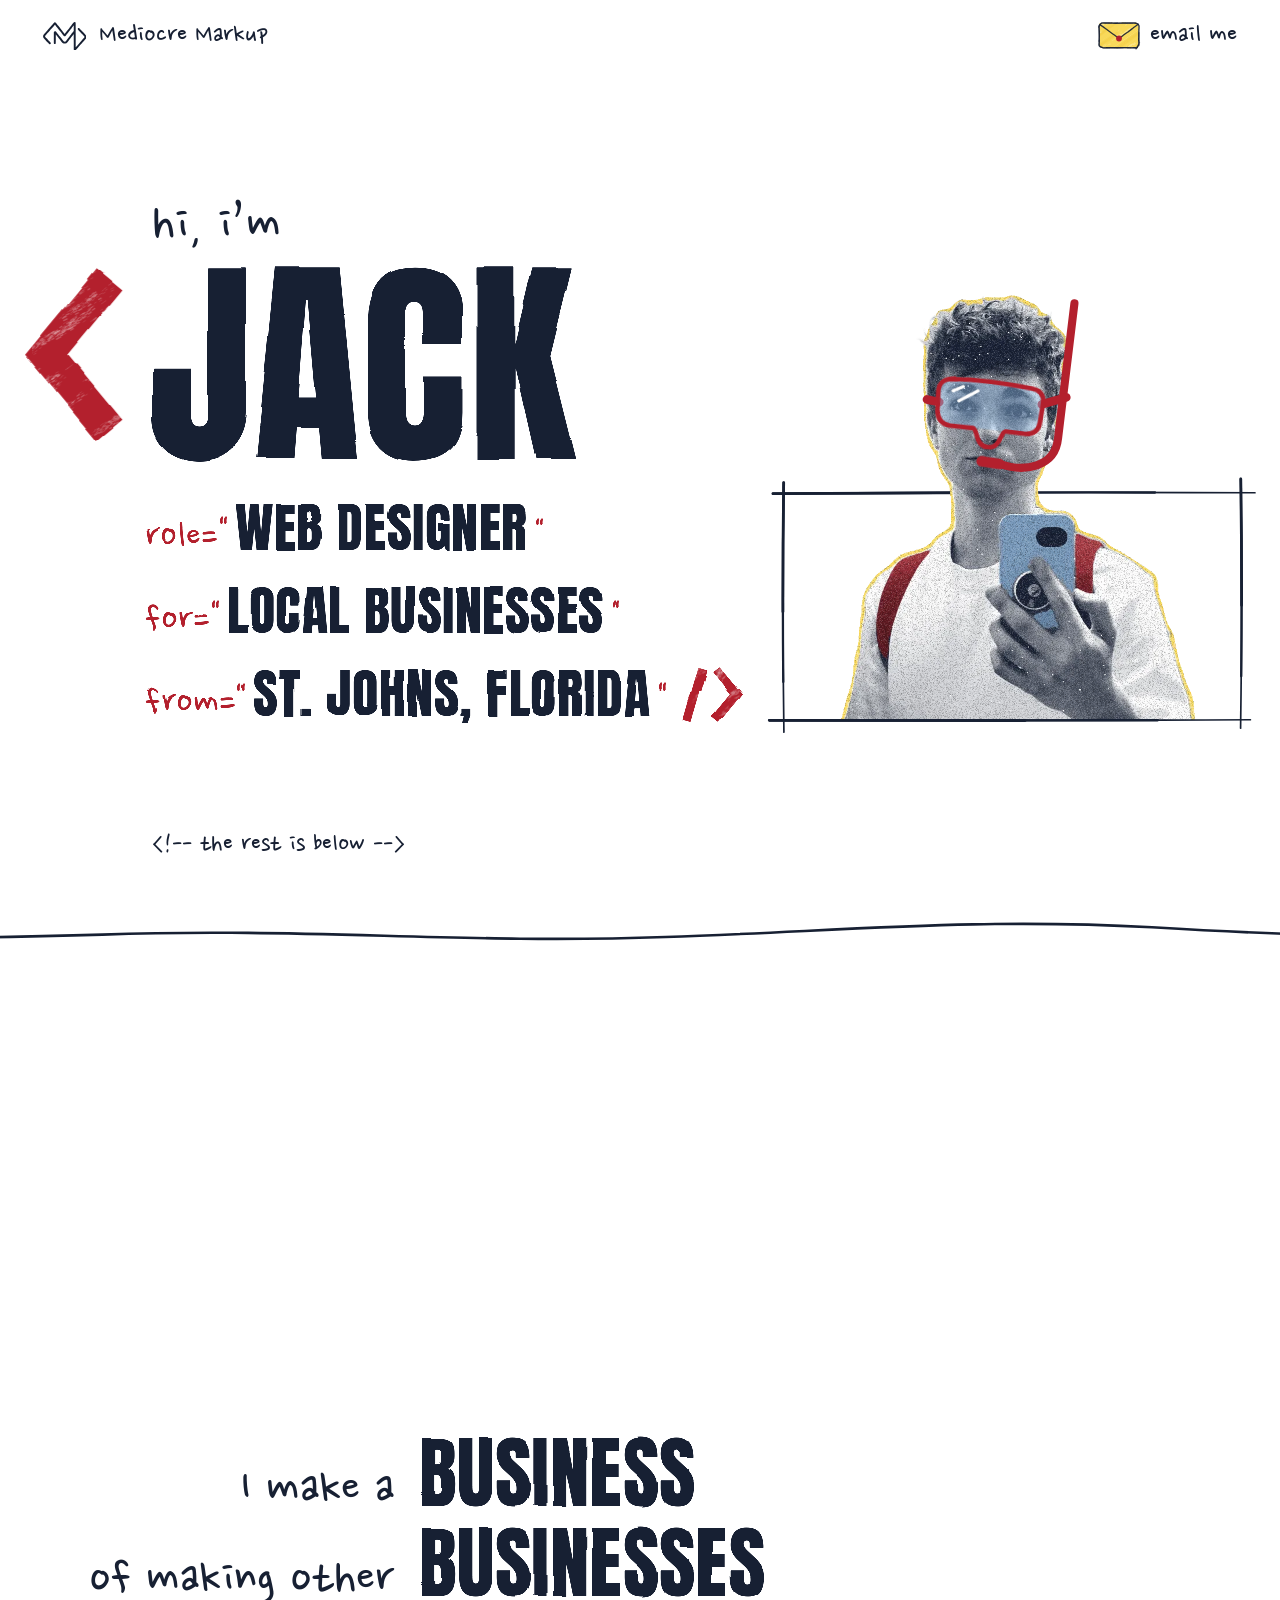
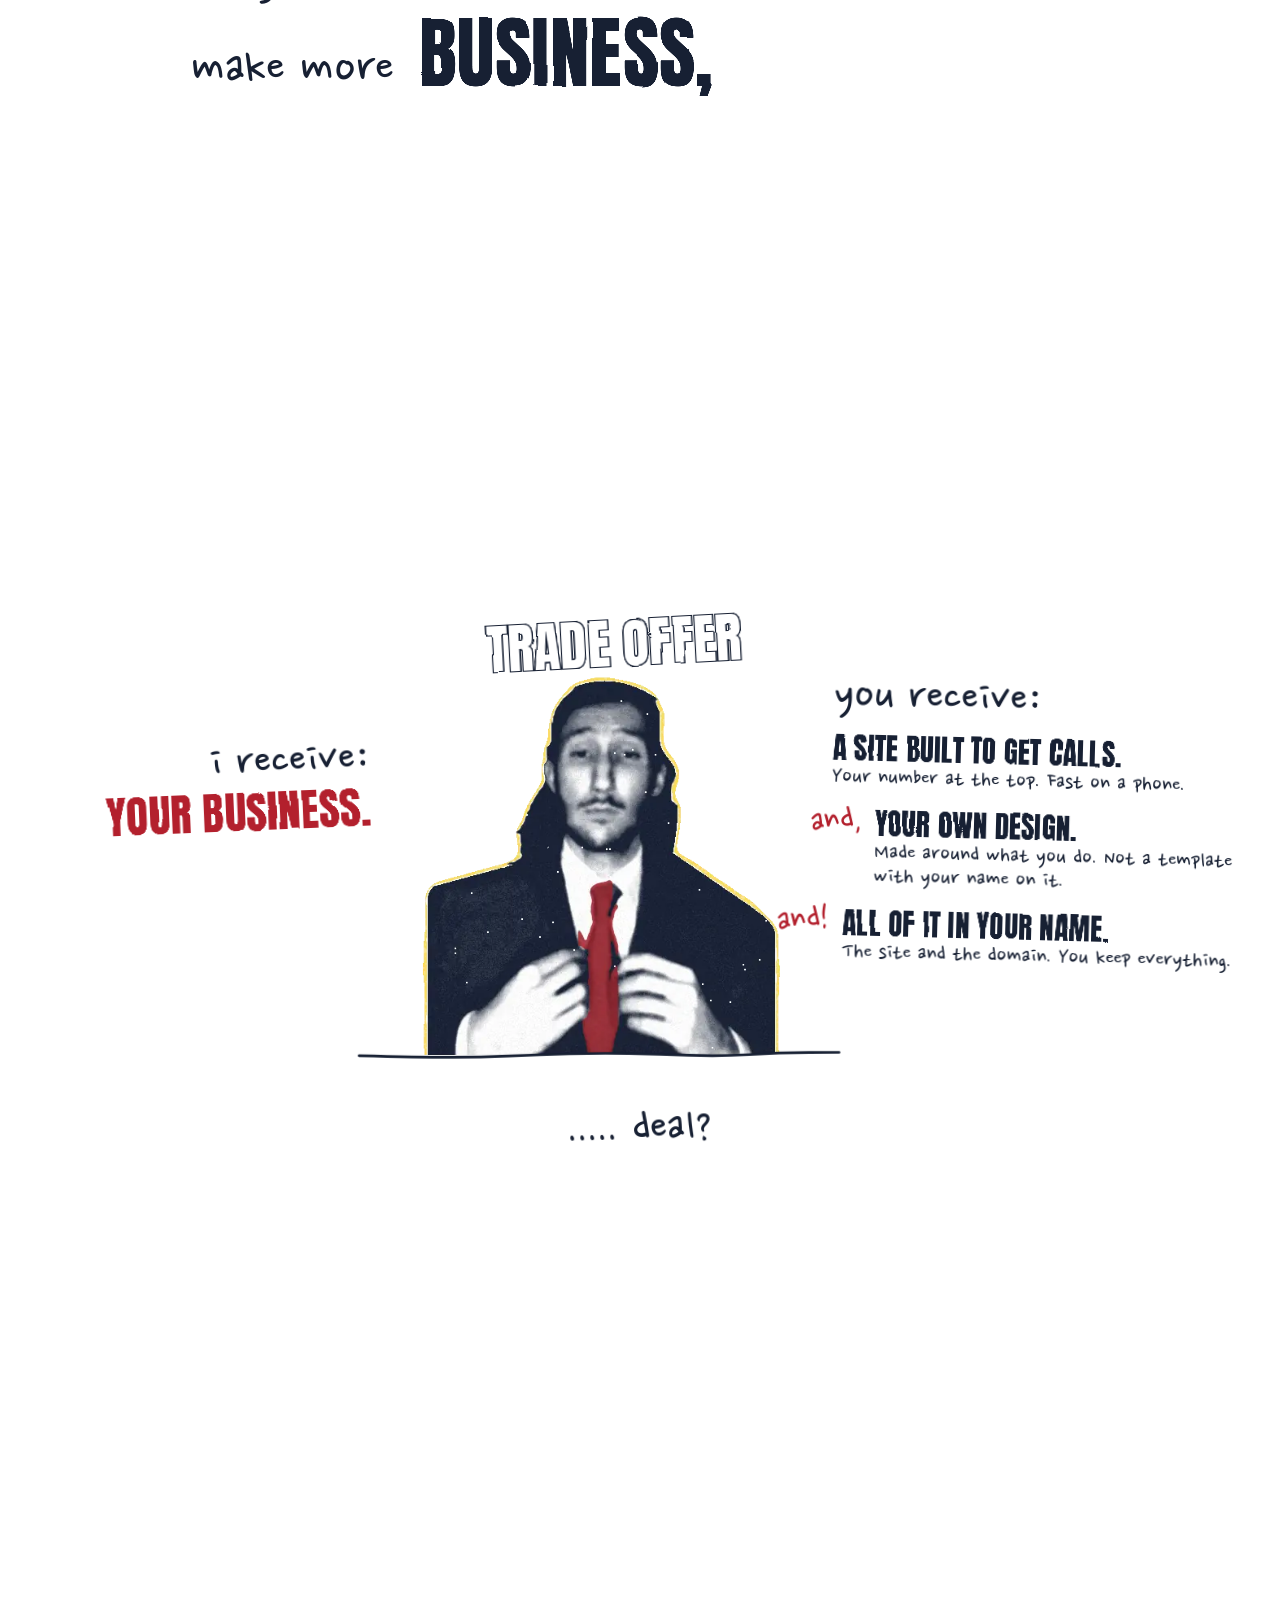
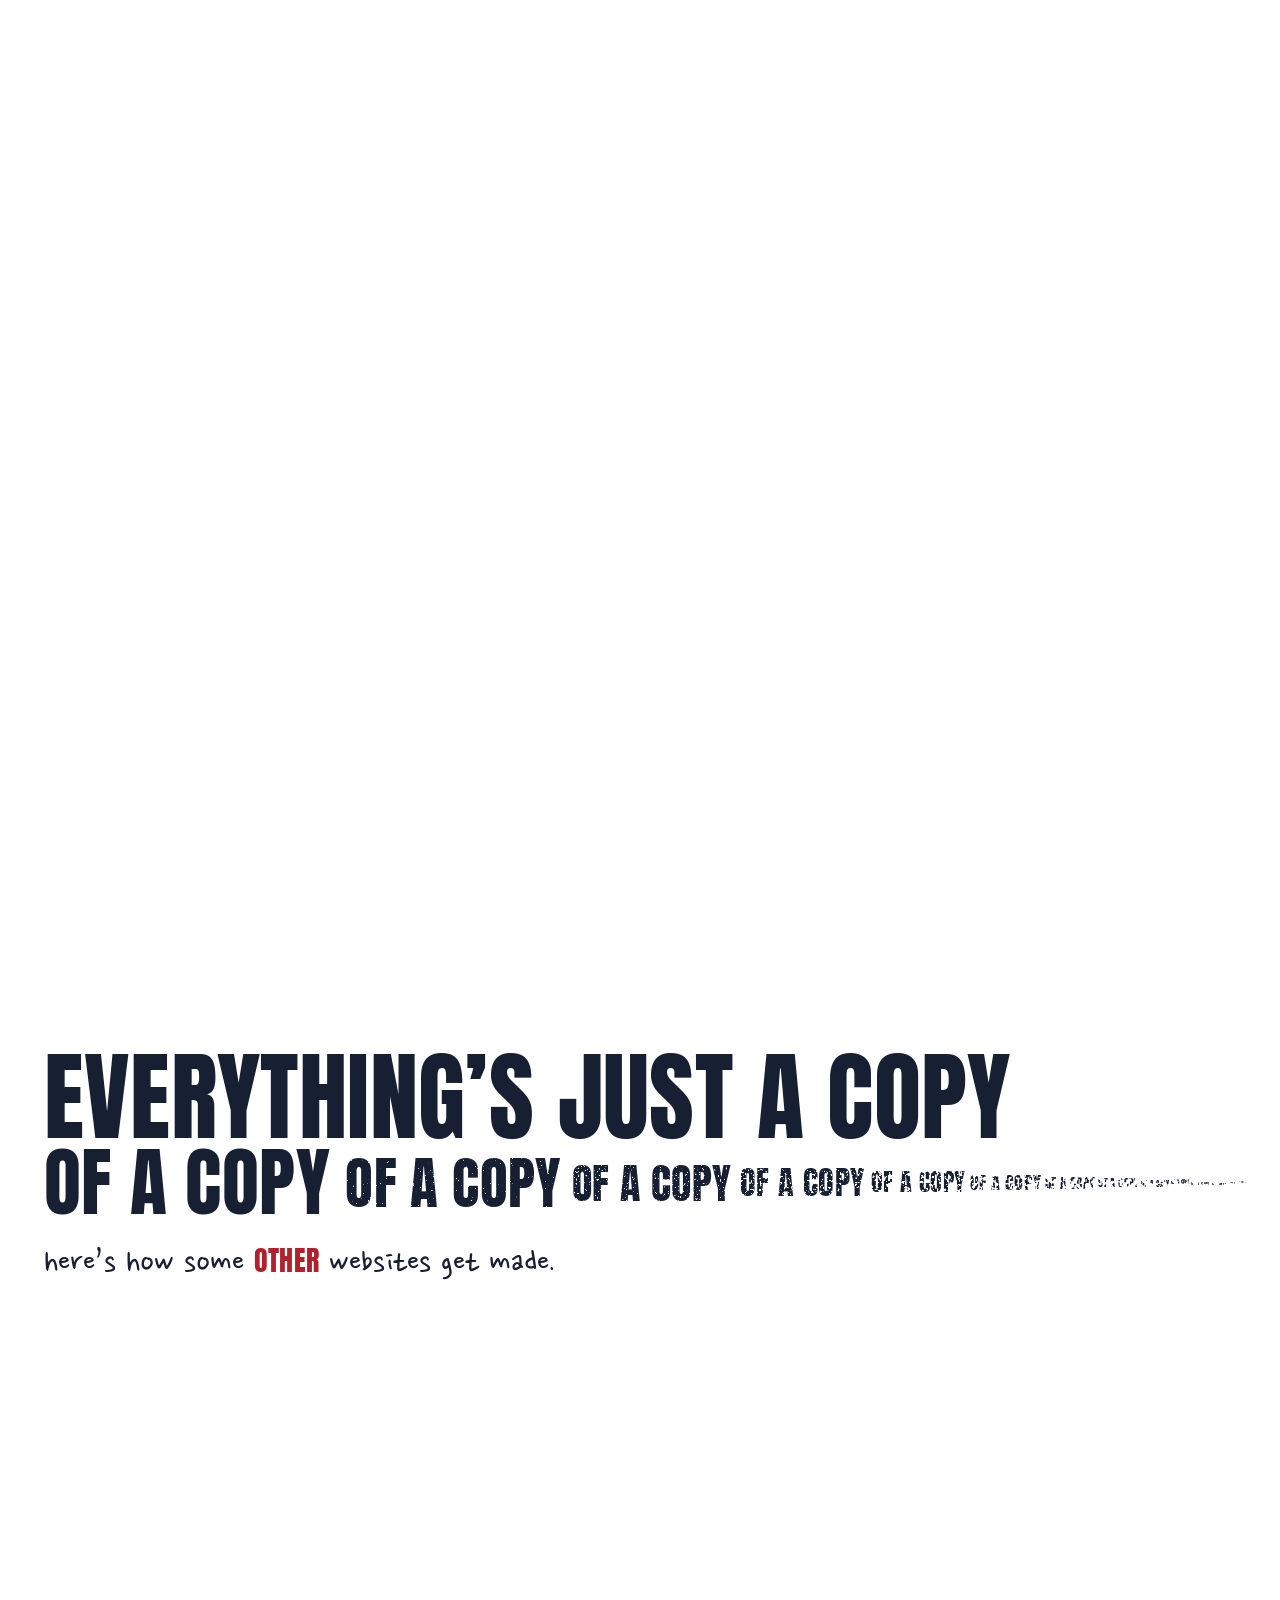
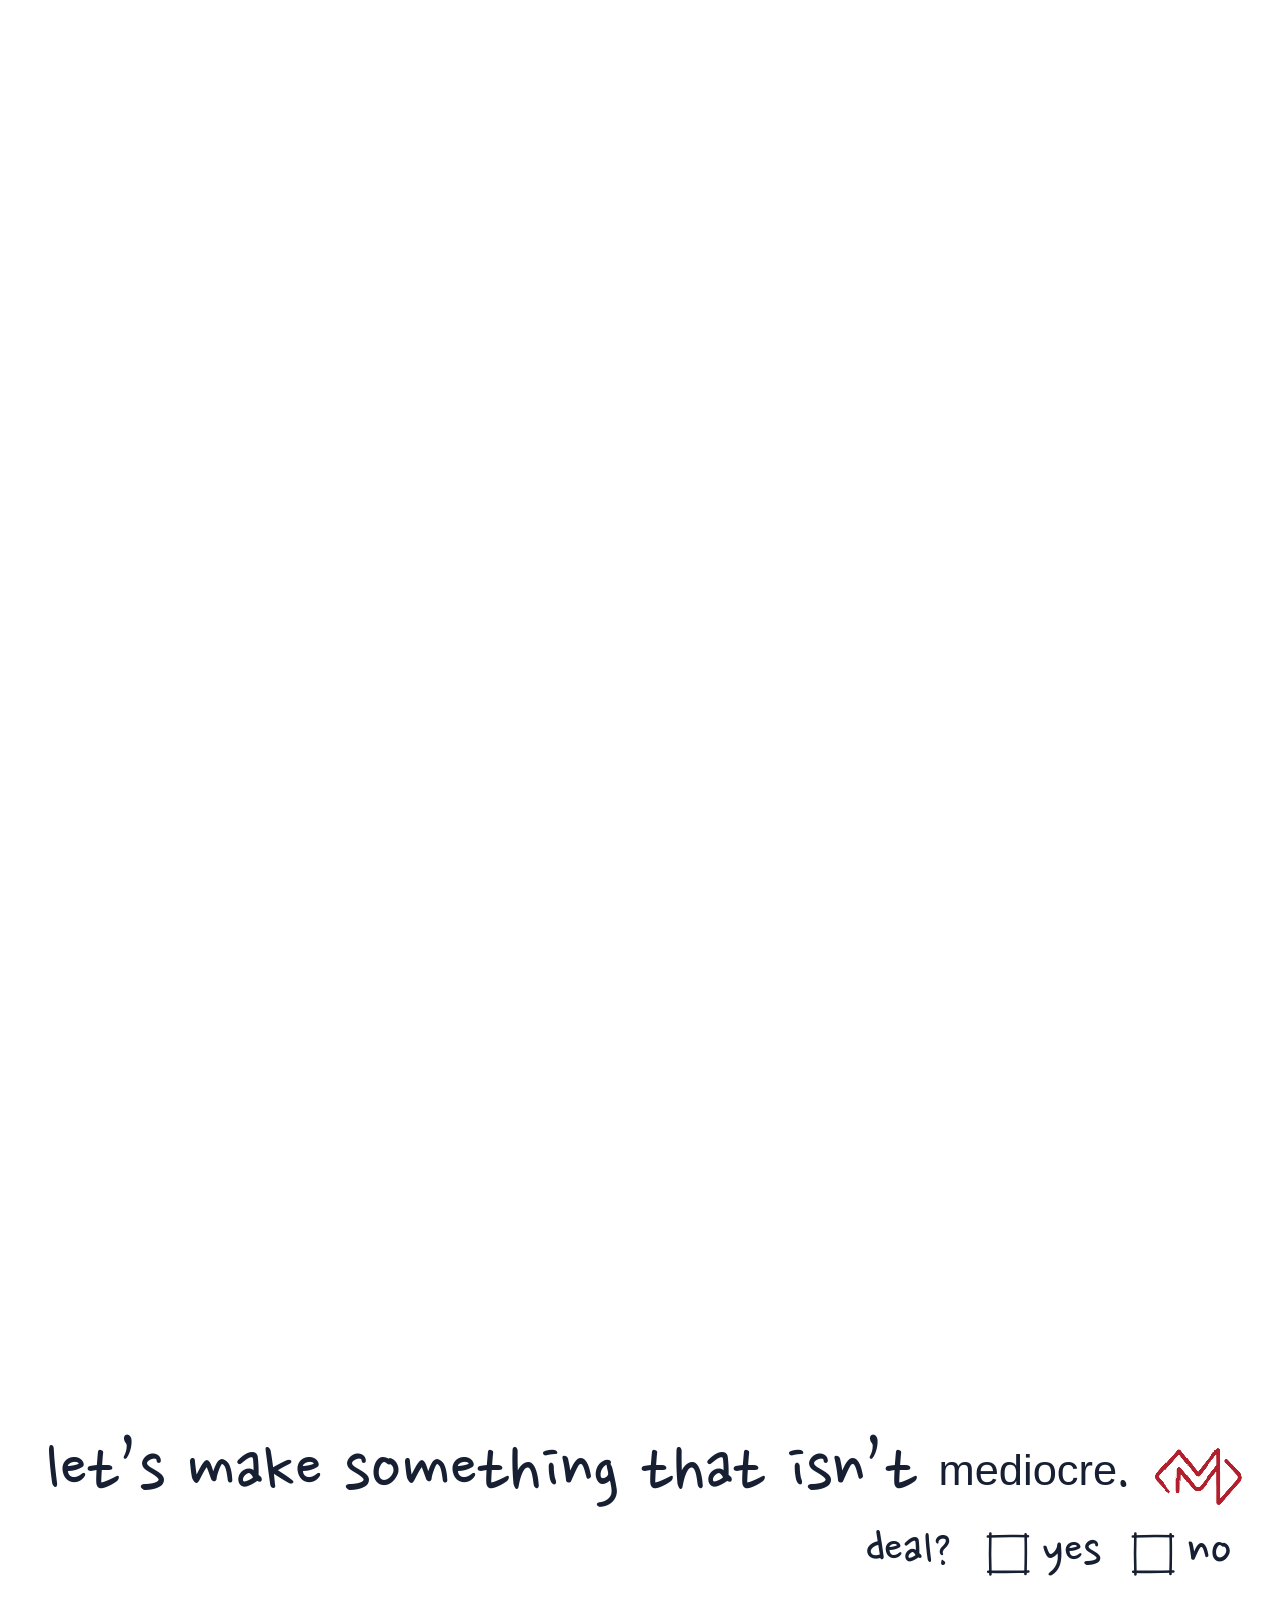
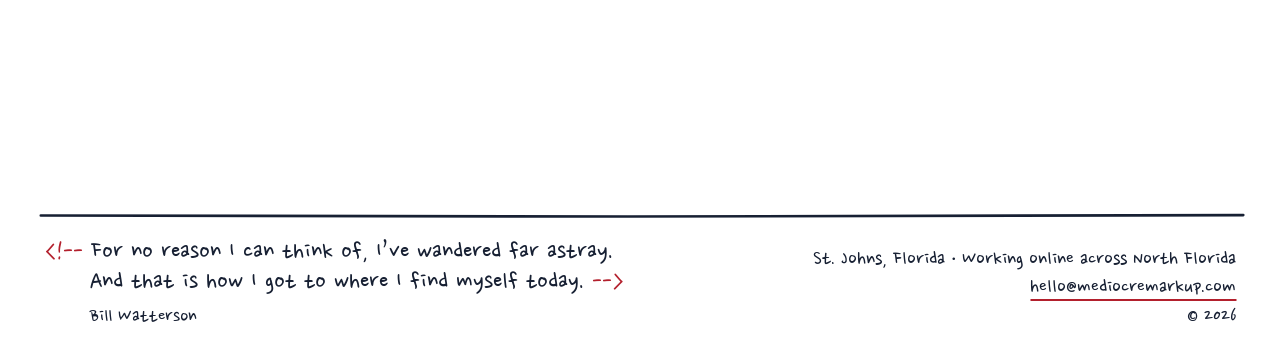
<file: index.html>
<!doctype html>
<!-- Written by tools/build-site.mjs from design/previews/round9-page/. Change the page there and run the tool again; do not edit this file. -->
<html lang="en">
<head>
<meta charset="utf-8">
<meta name="viewport" content="width=device-width, initial-scale=1">
<meta name="theme-color" content="#ffffff">
<link rel="icon" href="favicon.ico?v=2" sizes="16x16 32x32 48x48">
<link rel="icon" type="image/svg+xml" href="assets/brand/icon.svg?v=2">
<link rel="icon" type="image/png" sizes="96x96" href="assets/brand/icon-96.png?v=2">
<link rel="icon" type="image/png" sizes="192x192" href="assets/brand/icon-192.png">
<link rel="apple-touch-icon" href="apple-touch-icon.png?v=2">
<title>Web Design in St. Johns, FL | Mediocre Markup</title>
<meta name="description" content="Mediocre Markup is Jack, a web designer for local businesses in St. Johns, FL. Your own design, not a template. Let’s make something that isn’t mediocre.">
<!-- seo:start · managed by the seo skill: edit seo.config.json and rerun apply.mjs, not these lines -->
<link rel="canonical" href="https://mediocremarkup.com/">
<meta property="og:type" content="website">
<meta property="og:site_name" content="Mediocre Markup">
<meta property="og:title" content="Web Design in St. Johns, FL | Mediocre Markup">
<meta property="og:description" content="Mediocre Markup is Jack, a web designer for local businesses in St. Johns, FL. Your own design, not a template. Let’s make something that isn’t mediocre.">
<meta property="og:url" content="https://mediocremarkup.com/">
<meta property="og:locale" content="en_US">
<meta property="og:image" content="https://mediocremarkup.com/assets/brand/share.jpg">
<meta property="og:image:width" content="1200">
<meta property="og:image:height" content="630">
<meta property="og:image:alt" content="The first screen of mediocremarkup.com: hi, I’m Jack, web designer for local businesses, from St. Johns, Florida, beside a picture of Jack taking a mirror selfie, printed like a photocopy">
<meta name="twitter:card" content="summary_large_image">
<script type="application/ld+json">
{
  "@context": "https://schema.org",
  "@type": "Organization",
  "@id": "https://mediocremarkup.com/#business",
  "name": "Mediocre Markup",
  "url": "https://mediocremarkup.com/",
  "description": "Mediocre Markup is Jack's one-person web design studio in St. Johns, Florida, building custom websites online for businesses across North Florida.",
  "email": "hello@mediocremarkup.com",
  "address": {
    "@type": "PostalAddress",
    "addressLocality": "St. Johns",
    "addressRegion": "FL",
    "addressCountry": "US"
  },
  "areaServed": [
    "St. Johns, FL",
    "Fruit Cove, FL",
    "Mandarin, Jacksonville, FL",
    "St. Augustine, FL",
    "North Florida"
  ],
  "founder": {
    "@type": "Person",
    "name": "Jack"
  },
  "logo": "https://mediocremarkup.com/assets/brand/icon-512.png",
  "image": "https://mediocremarkup.com/assets/brand/share.jpg"
}
</script>
<!-- seo:end -->

<script>(function(){var e=document.documentElement;e.classList.add("js");var a=matchMedia("(prefers-reduced-motion: reduce)").matches,t=/[?&]noloader\b/.test(location.search);try{var o=performance.getEntriesByType("navigation")[0];o&&o.type==="back_forward"&&(t=!0),sessionStorage.getItem("mm-noloader")==="1"&&(t=!0)}catch{}var r=!(o&&o.type==="back_forward")&&location.hash.length<2;if(r){try{history.scrollRestoration="manual"}catch{}scrollTo(0,0)}window.mmFresh=r;var s=/[?&]box=([a-z]+)/.exec(location.search);s&&e.setAttribute("data-box",s[1]);var c=/[?&]sketch=([a-z]+)/.exec(location.search);c&&e.setAttribute("data-sketch",c[1]),e.classList.add(a?"calm":"motion"),e.classList.add(!a&&!t?"loading":"ready"),!a&&!t&&e.classList.add("built");var i=document.querySelector('meta[name="theme-color"]');!a&&!t&&setTimeout(function(){window.mmUp||(e.classList.remove("loading"),e.classList.add("ready"),i&&(i.content="#ffffff"))},4e3)})();</script>
<link rel="preload" as="image" href="assets/hero/print/jack-print.webp" fetchpriority="high">
<link rel="preload" as="image" href="assets/hero/print/jack-shadow.webp">
<link rel="preload" as="font" type="font/woff2" href="assets/fonts/anton-latin.woff2" crossorigin>
<link rel="preload" as="font" type="font/woff2" href="assets/fonts/nanum-pen-script-latin.woff2" crossorigin>
<link rel="stylesheet" href="page.css?v=e3dfda1bae">
<script src="page.js?v=c08059033d" defer></script>
<script type="application/ld+json">{"@context":"https://schema.org","@type":"WebSite","@id":"https://mediocremarkup.com/#website","url":"https://mediocremarkup.com/","name":"Mediocre Markup","alternateName":"MediocreMarkup","inLanguage":"en-US","publisher":{"@id":"https://mediocremarkup.com/#business"}}</script>
</head>
<body>
<svg class="inks" width="0" height="0" aria-hidden="true" focusable="false"><defs><filter id="cr1" x="-8%" y="-12%" width="116%" height="124%" color-interpolation-filters="sRGB"><feTurbulence type="fractalNoise" baseFrequency=".024" numOctaves="2" seed="3" result="w"/><feDisplacementMap in="SourceGraphic" in2="w" scale="5" xChannelSelector="R" yChannelSelector="G" result="s"/><feImage class="tooth" x="0" y="0" width="220" height="220" preserveAspectRatio="none" result="t"/><feTile in="t" result="tt"/><feComposite in="tt" in2="s" operator="atop"/></filter><filter id="cr2" x="-8%" y="-12%" width="116%" height="124%" color-interpolation-filters="sRGB"><feTurbulence type="fractalNoise" baseFrequency=".024" numOctaves="2" seed="11" result="w"/><feDisplacementMap in="SourceGraphic" in2="w" scale="5" xChannelSelector="R" yChannelSelector="G" result="s"/><feImage class="tooth" x="-83" y="-47" width="220" height="220" preserveAspectRatio="none" result="t"/><feTile in="t" result="tt"/><feComposite in="tt" in2="s" operator="atop"/></filter><filter id="cr3" x="-8%" y="-12%" width="116%" height="124%" color-interpolation-filters="sRGB"><feTurbulence type="fractalNoise" baseFrequency=".024" numOctaves="2" seed="21" result="w"/><feDisplacementMap in="SourceGraphic" in2="w" scale="5" xChannelSelector="R" yChannelSelector="G" result="s"/><feImage class="tooth" x="-151" y="-112" width="220" height="220" preserveAspectRatio="none" result="t"/><feTile in="t" result="tt"/><feComposite in="tt" in2="s" operator="atop"/></filter><filter id="pm1" x="-4%" y="-12%" width="108%" height="124%" color-interpolation-filters="sRGB"><feTurbulence type="fractalNoise" baseFrequency=".024" numOctaves="1" seed="71" result="w"/><feDisplacementMap in="SourceGraphic" in2="w" scale="3.2" xChannelSelector="R" yChannelSelector="G" result="d"/><feGaussianBlur in="d" stdDeviation=".42" result="b"/><feComponentTransfer in="b"><feFuncA type="linear" slope="2" intercept="-.5"/></feComponentTransfer></filter><filter id="pm2" x="-4%" y="-12%" width="108%" height="124%" color-interpolation-filters="sRGB"><feTurbulence type="fractalNoise" baseFrequency=".024" numOctaves="1" seed="83" result="w"/><feDisplacementMap in="SourceGraphic" in2="w" scale="3.2" xChannelSelector="R" yChannelSelector="G" result="d"/><feGaussianBlur in="d" stdDeviation=".42" result="b"/><feComponentTransfer in="b"><feFuncA type="linear" slope="2" intercept="-.5"/></feComponentTransfer></filter><filter id="pm3" x="-4%" y="-12%" width="108%" height="124%" color-interpolation-filters="sRGB"><feTurbulence type="fractalNoise" baseFrequency=".024" numOctaves="1" seed="97" result="w"/><feDisplacementMap in="SourceGraphic" in2="w" scale="3.2" xChannelSelector="R" yChannelSelector="G" result="d"/><feGaussianBlur in="d" stdDeviation=".42" result="b"/><feComponentTransfer in="b"><feFuncA type="linear" slope="2" intercept="-.5"/></feComponentTransfer></filter><filter id="pn1" x="-6%" y="-10%" width="112%" height="120%" color-interpolation-filters="sRGB"><feTurbulence type="fractalNoise" baseFrequency=".013" numOctaves="1" seed="31" result="w"/><feDisplacementMap in="SourceGraphic" in2="w" scale="7" xChannelSelector="R" yChannelSelector="G" result="d"/><feGaussianBlur in="d" stdDeviation=".55" result="b"/><feComponentTransfer in="b"><feFuncA type="linear" slope="2.2" intercept="-.6"/></feComponentTransfer></filter><filter id="pn2" x="-6%" y="-10%" width="112%" height="120%" color-interpolation-filters="sRGB"><feTurbulence type="fractalNoise" baseFrequency=".013" numOctaves="1" seed="47" result="w"/><feDisplacementMap in="SourceGraphic" in2="w" scale="7" xChannelSelector="R" yChannelSelector="G" result="d"/><feGaussianBlur in="d" stdDeviation=".55" result="b"/><feComponentTransfer in="b"><feFuncA type="linear" slope="2.2" intercept="-.6"/></feComponentTransfer></filter><filter id="pn3" x="-6%" y="-10%" width="112%" height="120%" color-interpolation-filters="sRGB"><feTurbulence type="fractalNoise" baseFrequency=".013" numOctaves="1" seed="59" result="w"/><feDisplacementMap in="SourceGraphic" in2="w" scale="7" xChannelSelector="R" yChannelSelector="G" result="d"/><feGaussianBlur in="d" stdDeviation=".55" result="b"/><feComponentTransfer in="b"><feFuncA type="linear" slope="2.2" intercept="-.6"/></feComponentTransfer></filter><filter id="g1" x="-3%" y="-12%" width="106%" height="124%" color-interpolation-filters="sRGB"><feTurbulence type="fractalNoise" baseFrequency=".6" numOctaves="2" seed="4" result="n"/><feColorMatrix in="n" type="matrix" values="0 0 0 0 0 0 0 0 0 0 0 0 0 0 0 12 0 0 0 -8.7" result="m"/><feComposite in="SourceGraphic" in2="m" operator="out"/></filter><filter id="g2" x="-3%" y="-12%" width="106%" height="124%" color-interpolation-filters="sRGB"><feTurbulence type="fractalNoise" baseFrequency=".52" numOctaves="2" seed="9" result="n"/><feColorMatrix in="n" type="matrix" values="0 0 0 0 0 0 0 0 0 0 0 0 0 0 0 12 0 0 0 -7.9" result="m"/><feComposite in="SourceGraphic" in2="m" operator="out"/></filter><filter id="g3" x="-3%" y="-12%" width="106%" height="124%" color-interpolation-filters="sRGB"><feTurbulence type="fractalNoise" baseFrequency=".45" numOctaves="2" seed="15" result="n"/><feColorMatrix in="n" type="matrix" values="0 0 0 0 0 0 0 0 0 0 0 0 0 0 0 12 0 0 0 -7.2" result="m"/><feComposite in="SourceGraphic" in2="m" operator="out"/></filter><filter id="g4" x="-3%" y="-12%" width="106%" height="124%" color-interpolation-filters="sRGB"><feTurbulence type="fractalNoise" baseFrequency=".38" numOctaves="2" seed="22" result="n"/><feColorMatrix in="n" type="matrix" values="0 0 0 0 0 0 0 0 0 0 0 0 0 0 0 12 0 0 0 -6.6" result="m"/><feComposite in="SourceGraphic" in2="m" operator="out"/></filter><filter id="g5" x="-3%" y="-12%" width="106%" height="124%" color-interpolation-filters="sRGB"><feTurbulence type="fractalNoise" baseFrequency=".32" numOctaves="2" seed="30" result="n"/><feColorMatrix in="n" type="matrix" values="0 0 0 0 0 0 0 0 0 0 0 0 0 0 0 12 0 0 0 -6.0" result="m"/><feComposite in="SourceGraphic" in2="m" operator="out"/></filter><filter id="g6" x="-3%" y="-12%" width="106%" height="124%" color-interpolation-filters="sRGB"><feTurbulence type="fractalNoise" baseFrequency=".27" numOctaves="2" seed="37" result="n"/><feColorMatrix in="n" type="matrix" values="0 0 0 0 0 0 0 0 0 0 0 0 0 0 0 12 0 0 0 -5.4" result="m"/><feComposite in="SourceGraphic" in2="m" operator="out"/></filter></defs></svg>
<div class="loader" hidden aria-hidden="true">
  <div class="ld-sketch"></div>
  <div class="ld-blank"></div>
</div>
<svg class="ld-edge" aria-hidden="true" focusable="false"><path/><path/></svg>

<header class="bar">
  <a class="brand" href="#top" aria-label="Mediocre Markup"><svg class="mark" viewBox="-1 -2 1151 757" aria-hidden="true" focusable="false"><path fill="currentColor" fill-rule="evenodd" d="M 824.7 1.9 C 817.2 4.8, 811.3 8.7, 807.5 13.2 C 804.4 17.0, 789.5 35.8, 761.6 71 C 756.6 77.3, 749.6 86.3, 746.0 91 C 742.4 95.6, 733.4 107.1, 726.0 116.5 C 718.5 125.9, 707.5 140.0, 701.5 147.9 C 691.1 161.3, 648.0 216.7, 605.9 270.6 C 595.6 283.7, 584.2 298.6, 580.4 303.7 C 573.3 313.1, 569.8 315.3, 568.2 311.2 C 567.9 310.2, 556.0 294.6, 541.9 276.5 C 527.8 258.3, 513.6 240.0, 510.3 235.8 C 507.1 231.6, 498.2 220.1, 490.5 210.3 C 482.8 200.6, 475.6 191.4, 474.5 189.9 C 473.4 188.4, 469.5 183.4, 465.9 178.8 C 454.8 164.6, 421.2 121.5, 404.5 100 C 395.7 88.7, 382.0 71.4, 373.9 61.5 C 365.9 51.6, 354.8 37.4, 349.3 29.9 C 338.2 15.0, 335.0 11.8, 327.1 8.2 C 322.6 6.1, 320.7 5.8, 315.1 6.2 C 303.5 7.0, 301.1 9.0, 273.5 40 C 265.9 48.5, 256.5 59.1, 252.5 63.5 C 245.8 70.9, 222.0 97.8, 210.5 111.0 C 207.7 114.1, 199.8 123.1, 193 131.0 C 186.1 138.8, 173.0 153.6, 164 163.8 C 140.2 190.4, 137.8 193.1, 123.5 209.5 C 116.3 217.6, 106.4 228.8, 101.5 234.4 C 87.0 250.5, 61.0 280.1, 35.4 309.6 C 6.2 343.2, 0.0 356.3, 1.3 381 C 2.4 403.1, 8.1 415.4, 25.9 434.3 C 29.6 438.2, 50.7 460.8, 72.9 484.5 C 95.1 508.1, 115.6 529.9, 118.4 533.0 C 150.6 568.1, 164.5 582.1, 169.8 584.7 C 186.7 593.0, 205.3 582.2, 206.6 563.5 C 207.3 554.3, 204.1 548.7, 189.9 534.2 C 183.6 527.7, 166.9 510.1, 152.8 495 C 138.7 479.8, 111.8 451.0, 93.1 431 C 54.7 389.9, 53.5 388.2, 53.5 376.5 C 53.5 371.2, 54.0 368.3, 55.7 365 C 57 362.5, 69.0 348.1, 82.5 333 C 96.0 317.8, 112.8 299.0, 119.8 291.0 C 126.7 283.1, 152.4 254.1, 176.9 226.5 C 201.3 199.0, 229.2 167.5, 238.8 156.5 C 256.8 135.9, 263.7 128.1, 282.0 107.4 C 287.8 100.8, 297.1 90.0, 302.7 83.3 C 308.4 76.6, 313.4 70.8, 313.9 70.5 C 315.7 69.4, 317.5 71.2, 326.0 82.5 C 343.9 106.1, 354.1 119.4, 372.5 142.5 C 383.0 155.7, 394.4 170.3, 398.0 175 C 401.5 179.6, 408.0 188.0, 412.4 193.6 C 424.4 208.7, 445.5 235.5, 458.6 252.5 C 465.0 260.7, 474.4 272.6, 479.3 279 C 484.3 285.3, 489.9 292.5, 491.9 295.1 C 511.7 320.8, 545.6 363.2, 548.6 366.1 C 560.9 378.0, 581.5 378.7, 594.6 367.6 C 596.3 366.1, 603.6 357.2, 610.8 347.7 C 631.6 320.3, 635.3 315.6, 650.9 296 C 663.0 280.6, 681.6 256.7, 690.4 245.1 C 691.5 243.6, 699.3 233.7, 707.8 223 C 716.2 212.2, 725.0 201.0, 727.3 198.1 C 735.5 187.5, 742.7 178.2, 755.6 162 C 777 135.0, 797.1 109.0, 803.8 99.7 C 807.3 94.9, 810.7 91.0, 811.3 91.0 C 812.2 91.0, 812.5 110.3, 812.5 164.2 L 812.5 237.5 806.4 244.5 C 803.1 248.3, 793.2 260.7, 784.5 272 C 764.9 297.1, 746.6 320.4, 740.1 328.5 C 737.5 331.8, 727.1 345.0, 717.0 358 C 707.0 370.9, 697.3 383.3, 695.6 385.5 C 693.8 387.7, 686.1 397.6, 678.5 407.5 C 643.3 453.1, 638.8 458.9, 618.4 484.5 C 593.1 516.3, 590.4 518.3, 572 518.4 C 559.6 518.4, 552.6 515.9, 545.1 508.6 C 541.5 505.2, 523.6 482.8, 502.8 455.8 C 497.7 449.1, 473.6 418.3, 452.3 391.3 C 444.0 380.8, 432.7 366.3, 427.2 359.3 C 421.8 352.2, 405.9 331.8, 392.0 314 C 378.0 296.1, 361.7 275.1, 355.8 267.3 C 342.8 250.4, 338.1 245.9, 330.6 243.1 C 314.1 236.9, 296.6 243.3, 289 258.4 L 285.5 265.2 285.1 410.3 C 284.9 513.6, 285.1 556.9, 285.9 560.6 C 287.5 567.6, 292.0 574.4, 297.6 578.0 C 301.9 580.7, 303.1 581, 310.7 581 C 323.1 581, 330.1 576.4, 335.3 565.0 C 337.4 560.5, 337.5 560.1, 337.7 445.5 C 337.8 377.9, 338.2 330.3, 338.8 329.7 C 339.3 329.2, 340.5 329.9, 341.8 331.6 C 343.0 333.2, 348.6 340.6, 354.2 348.1 C 359.9 355.6, 371.4 370.6, 380 381.5 C 388.5 392.4, 397.5 403.8, 400 407.0 C 402.4 410.2, 409.7 419.4, 416.1 427.6 C 458.7 481.9, 475.5 503.4, 486.7 518 C 503.8 540.2, 517.9 554.2, 528.5 559.6 C 543.7 567.5, 550.6 569.2, 567.5 569.7 C 586.2 570.2, 596.7 568.2, 610.6 561.5 C 627.6 553.2, 632.9 547.8, 666.6 505.3 C 690.7 474.8, 696.2 467.9, 705.7 455.2 C 711.0 448.2, 722.4 433.5, 731.2 422.5 C 755.1 392.4, 755.0 392.5, 767.1 377 C 773.3 369.0, 784.9 354.1, 792.8 344 C 800.8 333.8, 808.0 324.2, 808.9 322.7 C 809.7 321.2, 810.9 320.0, 811.5 320.0 C 812.1 320.0, 812.5 388.9, 812.6 524.7 C 812.6 717.5, 812.8 729.7, 814.4 733.5 C 821.4 749.4, 837.9 756.7, 853.7 750.8 C 858.3 749.1, 861.2 746.9, 868.0 740.1 C 876.1 732.0, 910.2 693.4, 937.8 661 C 952.2 644.2, 968.2 625.7, 983.6 608.0 C 989.6 601.2, 1000.8 588.3, 1008.5 579.4 C 1022.7 563.0, 1030.9 553.7, 1080.5 498.1 C 1132.6 439.5, 1130.8 441.6, 1136.9 431.0 C 1147.2 413.3, 1150.4 394.1, 1146.1 376.9 C 1141.8 360.0, 1135.3 350.2, 1109.8 322.8 C 1084.7 295.7, 1042.3 250.3, 1024.5 231.4 C 1006.3 212.2, 972.6 175.9, 966.2 168.8 C 953.8 155.1, 936.9 153.5, 925.7 165.0 C 922.3 168.6, 920.6 171.4, 919.4 175.6 C 915.9 187.6, 919.2 194.8, 937.0 213.4 C 943.8 220.6, 955.3 232.8, 962.5 240.5 C 982.0 261.4, 1038.3 321.3, 1063.9 348.3 C 1076.3 361.4, 1087.7 373.9, 1089.2 376.0 C 1097.8 388.0, 1096.7 402.6, 1086.2 415.1 C 1080.5 421.8, 1062.8 441.9, 1022 487.9 C 958.7 559.2, 937.4 583.5, 925.3 597.9 C 921.4 602.6, 914.2 611.0, 909.3 616.5 C 904.5 622.1, 892.9 635.2, 883.6 645.8 C 874.4 656.3, 866.1 665, 865.3 665 C 864.0 665, 863.9 625.3, 864.0 345.2 C 864.2 -3.3, 864.6 22.8, 858.6 12.6 C 852.7 2.5, 836.6 -2.5, 824.7 1.9"/></svg><span class="brand-name">Mediocre Markup</span></a>
  <a class="mail link" href="mailto:hello@mediocremarkup.com?subject=Free%20look%20at%20my%20site&amp;body=Hi%20Jack%2C%0A%0AMy%20business%3A%20%0AMy%20website%20(if%20I%20have%20one)%3A%20%0A">email me</a>
</header>

<main id="top">
  <section class="hero" data-scene>
    <div class="stage">
      <svg class="bracket b-open" viewBox="0 0 54 100" aria-hidden="true" focusable="false"><polyline points="48,3 9,50 48,97"/></svg>
      <h1 class="name"><span class="hi">hi, i’m</span> <span class="win"><span class="lt" style="--n:0">J</span><span class="lt" style="--n:1">a</span><span class="lt" style="--n:2">c</span><span class="lt" style="--n:3">k</span></span><span class="lede"> <span class="pre">i build</span> <span class="big"><span class="bl" style="--n:0">websites</span> <span class="bl" style="--n:1">for local</span> <span class="bl" style="--n:2">businesses</span></span> <span class="post"><span class="pl">in St. Johns,</span> <span class="pl">Florida.</span></span></span></h1>
      <ul class="attrs">
        <li style="--n:0"><span class="k" aria-hidden="true">role=</span><span class="q" aria-hidden="true">"</span><span class="v">web designer</span><span class="q" aria-hidden="true">"</span></li>
        <li style="--n:1"><span class="k" aria-hidden="true">for=</span><span class="q" aria-hidden="true">"</span><span class="v" data-swap="personal brands|entrepreneurs|literally anyone, anywhere=for literally/anyone, anywhere/from St. Johns,">local businesses</span><span class="q" aria-hidden="true">"</span></li>
        <li style="--n:2"><span class="k" aria-hidden="true">from=</span><span class="q" aria-hidden="true">"</span><span class="v">St. Johns, Florida</span><span class="q" aria-hidden="true">"</span><span class="shut" aria-hidden="true"><svg class="bracket b-slash" viewBox="0 0 40 100" aria-hidden="true" focusable="false"><line x1="34" y1="1" x2="6" y2="99"/></svg><svg class="bracket b-gt" viewBox="0 0 54 100" aria-hidden="true" focusable="false"><polyline points="6,3 45,50 6,97"/></svg></span></li>
      </ul>
      <div class="pair">
        <span class="below" aria-hidden="true"><span class="bw"><span>the rest</span> <span>is below</span></span><svg class="pen" viewBox="0 0 60 140" focusable="false"><path class="sh" pathLength="1" data-boil d="M34 7C41 48 23 86 30 129"/><path class="hd" pathLength="1" data-boil d="M43.3 106.7C38.3 113.8 33.9 121.2 30 129C23 123.8 16.4 118.2 10.3 112"/></svg></span>
        <span class="frame" aria-hidden="true"><span class="fr-cr"></span><svg class="fr-ln fr-back" viewBox="0 0 100 100" preserveAspectRatio="none" focusable="false"><g class="h"><path d="M-2.2 0.3Q48 -0.5 103 -0.1"/><path class="m" d="M-2.2 0.3Q37.96 -0.34 81.19 -0.21"/><path class="hv" d="M-2.2 0.3Q23.9 -0.12 51.31 -0.21"/><path d="M0.15 -4.6Q-0.22 50 0.2 105.6"/><path class="m" d="M0.15 -4.6Q-0.15 39.08 0.06 83.4"/><path class="hv" d="M0.15 -4.6Q-0.04 23.79 -0.02 52.45"/><path d="M99.9 -6.2Q100.28 46 99.86 103.8"/><path class="m" d="M99.9 -6.2Q100.2 35.56 100 80.9"/><path class="hv" d="M99.9 -6.2Q100.1 20.94 100.08 49.6"/><path class="x" d="M-0.9 -1.2Q49 51.4 100.7 100.9"/><path class="x" d="M101 -0.8Q51.3 48.8 -0.7 101"/></g><g class="h"><path d="M-3.1 -0.2Q53 0.35 102.1 0.25"/><path class="m" d="M-3.1 -0.2Q44.02 0.26 86.21 0.27"/><path class="hv" d="M-3.1 -0.2Q29.44 0.12 59.62 0.22"/><path d="M-0.12 -3.6Q0.2 46 -0.05 104.2"/><path class="m" d="M-0.12 -3.6Q0.15 38.06 0.02 85.8"/><path class="hv" d="M-0.12 -3.6Q0.07 25.17 0.06 56.83"/><path d="M100.16 -5Q99.8 53 100.1 105.2"/><path class="m" d="M100.16 -5Q99.86 43.72 100.02 88.35"/><path class="hv" d="M100.16 -5Q99.95 28.64 99.96 60.33"/><path class="x" d="M0.5 0.7Q51.2 48.5 99.2 99.3"/><path class="x" d="M99.4 0.9Q48.6 50.8 0.8 99"/></g><g class="h"><path d="M-2.6 0.1Q45 0.5 103.6 -0.35"/><path class="m" d="M-2.6 0.1Q34.53 0.41 78.35 -0.04"/><path class="hv" d="M-2.6 0.1Q21.2 0.3 47.75 0.19"/><path d="M0.22 -5.4Q0 54 -0.18 104.9"/><path class="m" d="M0.22 -5.4Q0.05 40.93 -0.1 82.09"/><path class="hv" d="M0.22 -5.4Q0.11 24.3 0.01 51.88"/><path d="M99.8 -4.2Q100.1 49 100.2 103.3"/><path class="m" d="M99.8 -4.2Q100.03 37.3 100.15 79.46"/><path class="hv" d="M99.8 -4.2Q99.95 22.4 100.05 49.28"/><path class="x" d="M-0.4 0.3Q50.6 51.2 101 99.6"/><path class="x" d="M100.3 -1Q49.8 48.7 -1 100.4"/></g></svg></span>
        <div class="who">
          <img class="cut" src="assets/hero/print/jack-print.webp" width="728" height="1302" alt="Jack taking a mirror selfie, printed like a black-and-white photocopy: a white T-shirt, his backpack's straps coloured in red, his phone in a pale blue">
          <canvas class="cut grain" aria-hidden="true"></canvas>
          <svg class="cut pen mask" viewBox="0 0 728 1302" aria-hidden="true" focusable="false"><path class="mk-tb" pathLength="1" data-boil d="M352 311C392 326 446 318 452 268L480 34"/><path class="mk-mp" data-boil d="M320 306L352 311"/><g class="mk-gg"><path class="mk-st" pathLength="1" data-boil d="M423 208L466 196"/><path class="mk-st" pathLength="1" data-boil d="M246 204L225 200"/><g transform="translate(333.5 217) rotate(7)"><path class="mk-gl" d="M-70 -44C-23 -48 23 -48 70 -44C83 -43 90 -35 91 -22L89 14C88 27 80 34 66 35L-66 35C-80 34 -88 27 -89 14L-91 -22C-90 -35 -83 -43 -70 -44Z"/><path class="mk-sh" d="M-66 -24L-48 -34M-54 -8L-22 -30"/><path class="mk-fr" pathLength="1" data-boil d="M-72 -43C-24 -49 22 -48 69 -45C83 -44 90 -36 91 -23L89 13C88 27 80 34 66 35L32 35C24 36 26 66 5 66C-17 67 -15 36 -24 35L-65 36C-80 35 -87 28 -89 14L-91 -21C-91 -36 -84 -43 -66 -45"/></g></g><g transform="translate(481 20)"><g class="bb" style="--n:0.9;--d:1"><path d="M10 0C10 5.5 5.5 10 0 10C-5.5 10 -10 5.5 -10 0C-10 -5.5 -5.5 -10 0 -10C5.5 -10 10 -5.5 10 0Z"/><path class="gl" d="M-5.6 -2.4C-5 -5 -3.2 -6.4 -.6 -6.6"/></g><g class="bb" style="--n:1.25;--d:-1"><path d="M10 0C10 5.5 5.5 10 0 10C-5.5 10 -10 5.5 -10 0C-10 -5.5 -5.5 -10 0 -10C5.5 -10 10 -5.5 10 0Z"/><path class="gl" d="M-5.6 -2.4C-5 -5 -3.2 -6.4 -.6 -6.6"/></g><g class="bb" style="--n:0.7;--d:1"><path d="M10 0C10 5.5 5.5 10 0 10C-5.5 10 -10 5.5 -10 0C-10 -5.5 -5.5 -10 0 -10C5.5 -10 10 -5.5 10 0Z"/><path class="gl" d="M-5.6 -2.4C-5 -5 -3.2 -6.4 -.6 -6.6"/></g><g class="bb" style="--n:1.05;--d:-1"><path d="M10 0C10 5.5 5.5 10 0 10C-5.5 10 -10 5.5 -10 0C-10 -5.5 -5.5 -10 0 -10C5.5 -10 10 -5.5 10 0Z"/><path class="gl" d="M-5.6 -2.4C-5 -5 -3.2 -6.4 -.6 -6.6"/></g><g class="bb" style="--n:0.85;--d:1"><path d="M10 0C10 5.5 5.5 10 0 10C-5.5 10 -10 5.5 -10 0C-10 -5.5 -5.5 -10 0 -10C5.5 -10 10 -5.5 10 0Z"/><path class="gl" d="M-5.6 -2.4C-5 -5 -3.2 -6.4 -.6 -6.6"/></g></g></svg>
        </div>
        <svg class="fr-ln fr-front" viewBox="0 0 100 100" preserveAspectRatio="none" aria-hidden="true" focusable="false"><g class="h"><path d="M-3 100.35Q52 100.7 102 100.1"/><path class="m" d="M-3 100.35Q41 100.63 81.8 100.3"/><path class="hv" d="M-3 100.35Q25.6 100.53 52.85 100.46"/></g><g class="h"><path d="M-2.1 100.15Q46 100.05 103.1 100.5"/><path class="m" d="M-2.1 100.15Q38.3 100.07 85.06 100.37"/><path class="hv" d="M-2.1 100.15Q25.8 100.09 56.72 100.22"/></g><g class="h"><path d="M-3.6 100.3Q50 100.6 101.6 100.25"/><path class="m" d="M-3.6 100.3Q38.21 100.53 78.8 100.37"/><path class="hv" d="M-3.6 100.3Q23.2 100.45 49.5 100.44"/></g></svg>
      </div>
      <div class="hill" aria-hidden="true"><svg viewBox="0 0 1000 100" preserveAspectRatio="none" focusable="false"><g class="h"><path class="pp" d="M-1600 62C-900 54-300 70 80 58C240 52 360 66 520 60C660 55 760 44 900 52C980 57 1060 62 1200 56C1500 46 2000 66 2600 56V160H-1600Z"/><path class="ln" d="M-1600 62C-900 54-300 70 80 58C240 52 360 66 520 60C660 55 760 44 900 52C980 57 1060 62 1200 56C1500 46 2000 66 2600 56"/></g><g class="h"><path class="pp" d="M-1600 58C-900 66-300 56 90 62C230 64 380 54 510 56C650 58 770 50 890 56C990 60 1070 52 1210 60C1500 54 2000 60 2600 62V160H-1600Z"/><path class="ln" d="M-1600 58C-900 66-300 56 90 62C230 64 380 54 510 56C650 58 770 50 890 56C990 60 1070 52 1210 60C1500 54 2000 60 2600 62"/></g><g class="h"><path class="pp" d="M-1600 64C-900 58-300 62 70 55C250 58 350 62 530 64C670 52 750 48 910 49C970 54 1050 66 1190 58C1500 60 2000 54 2600 59V160H-1600Z"/><path class="ln" d="M-1600 64C-900 58-300 62 70 55C250 58 350 62 530 64C670 52 750 48 910 49C970 54 1050 66 1190 58C1500 60 2000 54 2600 59"/></g></svg></div>
      <p class="note" aria-hidden="true">&lt;!-- the rest is below --&gt;</p>
    </div>
  </section>

  <section class="creed" id="business">
    <div class="creed-in">
      <p class="why"><span class="row" style="--n:0"><span class="p">I make a</span> <b>business</b></span> <span class="row" style="--n:1"><span class="p">of making other</span> <b>businesses</b></span> <span class="row" style="--n:2"><span class="p">make more</span> <b>business,</b></span> <span class="row" style="--n:3"><span class="p">’cause I’m</span></span></p>
      <h2 class="caps biz-h" id="all-business">All business.</h2>
    </div>
  </section>

  <section class="sec biz" id="offer">
    <div class="act">
    <div class="film">
    <div class="trade">
      <h3 class="stamp caps"><svg class="warn" viewBox="0 0 40 36" aria-hidden="true" focusable="false"><path d="M20 1.5 39 34.5H1Z"/><path class="bang" d="M17.9 12h4.2l-.8 11.4h-2.6ZM20 25.6a2.3 2.3 0 1 1 0 4.6 2.3 2.3 0 0 1 0-4.6Z"/></svg><span>Trade offer</span><svg class="warn" viewBox="0 0 40 36" aria-hidden="true" focusable="false"><path d="M20 1.5 39 34.5H1Z"/><path class="bang" d="M17.9 12h4.2l-.8 11.4h-2.6ZM20 25.6a2.3 2.3 0 1 1 0 4.6 2.3 2.3 0 0 1 0-4.6Z"/></svg></h3>
      <div class="dude"><span class="shot"><span class="reel"><img src="assets/meme/trade-print-472.webp" width="5192" height="988" loading="lazy" alt="A man in a suit, printed like a black-and-white photocopy and cut out, his tie coloured in red, rubbing his hands together: the trade offer meme"></span></span><svg class="fr-ln fr-foot" viewBox="0 0 100 100" preserveAspectRatio="none" aria-hidden="true" focusable="false"><g class="h"><path class="pp" d="M-13 100.2Q2.63 100.57 10.44 100.59Q18.25 100.61 26.06 100.28Q33.88 99.94 41.69 99.73Q49.5 99.53 57.31 99.66Q65.13 99.78 72.94 100.09Q80.75 100.39 88.56 99.92Q96.38 99.44 104.19 99.41L112 99.37V103.4H-15Z"/><path d="M-13 100.2Q2.63 100.57 10.44 100.59Q18.25 100.61 26.06 100.28Q33.88 99.94 41.69 99.73Q49.5 99.53 57.31 99.66Q65.13 99.78 72.94 100.09Q80.75 100.39 88.56 99.92Q96.38 99.44 104.19 99.41L112 99.37"/></g><g class="h"><path class="pp" d="M-14 100.67Q1.94 100.44 9.91 100.25Q17.88 100.07 25.84 100.15Q33.81 100.22 41.78 99.9Q49.75 99.59 57.72 99.6Q65.69 99.62 73.66 99.71Q81.63 99.81 89.59 99.73Q97.56 99.64 105.53 100.04L113.5 100.44V103.4H-15Z"/><path d="M-14 100.67Q1.94 100.44 9.91 100.25Q17.88 100.07 25.84 100.15Q33.81 100.22 41.78 99.9Q49.75 99.59 57.72 99.6Q65.69 99.62 73.66 99.71Q81.63 99.81 89.59 99.73Q97.56 99.64 105.53 100.04L113.5 100.44"/></g><g class="h"><path class="pp" d="M-15 100.15Q1.25 100.03 9.38 99.98Q17.5 99.93 25.63 99.96Q33.75 99.99 41.88 100Q50 100.01 58.13 99.79Q66.25 99.57 74.38 99.78Q82.5 99.99 90.63 99.88Q98.75 99.77 106.88 99.88L115 99.99V103.4H-15Z"/><path d="M-15 100.15Q1.25 100.03 9.38 99.98Q17.5 99.93 25.63 99.96Q33.75 99.99 41.88 100Q50 100.01 58.13 99.79Q66.25 99.57 74.38 99.78Q82.5 99.99 90.63 99.88Q98.75 99.77 106.88 99.88L115 99.99"/></g></svg></div>
      <div class="side mine">
        <h4 class="recv">i receive:</h4>
        <p class="got">Your business.</p>
      </div>
      <div class="side yours">
        <h4 class="recv">you receive:</h4>
        <ul class="gets">
          <li style="--n:0"><b>A site built to get calls.</b> <span>Your number at the top. <br>Fast on a phone.</span></li>
          <li style="--n:1"><i class="and">and,</i> <b>Your own design.</b> <span>Made around what you do. Not a template with your name on it.</span></li>
          <li style="--n:2"><i class="and">and!</i> <b>All of it in your name.</b> <span>The site and the domain. You keep everything.</span></li>
        </ul>
      </div>
      <p class="first"><a class="deal" href="mailto:hello@mediocremarkup.com?subject=Free%20look%20at%20my%20site&amp;body=Hi%20Jack%2C%0A%0AMy%20business%3A%20%0AMy%20website%20(if%20I%20have%20one)%3A%20%0A"><span aria-hidden="true">.....</span> deal?<span class="sr"> Email me</span></a></p>
    </div>
    </div>
    </div>
  </section>

  <!-- The template pictured in this scene is Agency by Start Bootstrap (https://github.com/StartBootstrap/startbootstrap-agency), used under the MIT licence. -->
  <section class="tpls" id="templates">
    <div class="tp-all">
    <div class="tp-in">
      <h2 class="chant caps"><span class="c0">Everything’s just a copy</span> <span class="tail"><span class="oc g0" style="--n:0;--k:1.000">of a copy</span> <span class="oc g1" style="--n:1;--k:0.790">of a copy</span><span class="more" aria-hidden="true"> <span class="oc g2" style="--n:2;--k:0.624" data-t="of a copy"></span> <span class="oc g3" style="--n:3;--k:0.493" data-t="of a copy"></span> <span class="oc g4" style="--n:4;--k:0.390" data-t="of a copy"></span> <span class="oc g5" style="--n:5;--k:0.308" data-t="of a copy"></span> <span class="oc g6" style="--n:6;--k:0.243" data-t="of a copy"></span> <span class="oc g6" style="--n:7;--k:0.192" data-t="of a copy"></span> <span class="oc g6" style="--n:8;--k:0.152" data-t="of a copy"></span> <span class="oc g6" style="--n:9;--k:0.120" data-t="of a copy"></span> <span class="oc g6" style="--n:10;--k:0.095" data-t="of a copy"></span> <span class="oc g6" style="--n:11;--k:0.075" data-t="of a copy"></span> <span class="oc g6" style="--n:12;--k:0.059" data-t="of a copy"></span> <span class="oc g6" style="--n:13;--k:0.047" data-t="of a copy"></span></span></span></h2>
      <p class="leadin">here’s how some <b>OTHER</b> websites get made.</p>
    </div>
    <ol class="band">
      <li style="--n:0"><span class="sheet"><img src="assets/templates/sheets/root-600.webp" width="600" height="739" loading="lazy" decoding="async" alt="A free website template as it comes: “Welcome To Our Studio! It’s Nice To Meet You” over a photo of a wallet, sunglasses and headphones, and under it a Services block with three round icons."><b class="price free" aria-hidden="true">Free</b></span><span class="cap">start with a free template.</span></li>
      <li style="--n:1"><span class="sheet"><img src="assets/templates/sheets/barber-text-600.webp" width="600" height="739" loading="lazy" decoding="async" alt="The same page. Its words now say “Welcome To Our Barber Shop! Fresh Cuts Daily”. Nothing else has changed."></span><span class="cap">change the text.</span></li>
      <li style="--n:2"><span class="sheet"><img src="assets/templates/sheets/barber-600.webp" width="600" height="739" loading="lazy" decoding="async" alt="The same page again, with a photo of a barber’s chair in place of the first one."></span><span class="cap">change the photo.</span></li>
      <li style="--n:3"><span class="sheet"><img src="assets/templates/sheets/barber-600.webp" width="600" height="739" loading="lazy" decoding="async" alt="The same barber page once more, unchanged, with a price tag on it."><b class="price pay" aria-hidden="true">$$$</b></span><span class="cap">charge like it’s custom.</span></li>
      <li class="dup d0" style="--n:4;--k:0.720;--t:0" aria-hidden="true"><span class="sheet"><i class="tile"></i></span></li>
      <li class="dup d1" style="--n:5;--k:0.518;--t:1" aria-hidden="true"><span class="sheet"><i class="tile"></i></span></li>
      <li class="dup d2" style="--n:6;--k:0.373;--t:2" aria-hidden="true"><span class="sheet"><i class="tile"></i></span></li>
      <li class="dup d3" style="--n:7;--k:0.269;--t:3" aria-hidden="true"><span class="sheet"><i class="tile"></i></span></li>
      <li class="dup d4" style="--n:8;--k:0.193;--t:4" aria-hidden="true"><span class="sheet"><i class="tile"></i></span></li>
      <li class="dup d5" style="--n:9;--k:0.139;--t:5" aria-hidden="true"><span class="sheet"><i class="tile"></i></span></li>
      <li class="dup d6" style="--n:10;--k:0.100;--t:0" aria-hidden="true"><span class="sheet"><i class="tile"></i></span></li>
      <li class="dup d6" style="--n:11;--k:0.072;--t:1" aria-hidden="true"><span class="sheet"><i class="tile"></i></span></li>
      <li class="dup d6" style="--n:12;--k:0.052;--t:2" aria-hidden="true"><span class="sheet"><i class="tile"></i></span></li>
      <li class="dup d6" style="--n:13;--k:0.037;--t:3" aria-hidden="true"><span class="sheet"><i class="tile"></i></span></li>
      <li class="dup d6" style="--n:14;--k:0.027;--t:4" aria-hidden="true"><span class="sheet"><i class="tile"></i></span></li>
    </ol>
    </div>
  </section>

  <section class="call" id="ask">
    <div class="fone-stage">
      <i class="fone" aria-hidden="true"></i>
      <h2 class="typed"><span class="t-line t-pc">i don’t like templates.</span> <span class="t-line t-all">i build yours from scratch.</span> <span class="t-line t-ph">it starts with one message.</span></h2>
      <div class="reach">
        <p class="sent" role="status" data-words="that opens your email. press send there."></p>
        <div class="reach-box">
          <label class="sr" for="say">Your message to Jack</label>
          <input class="reach-line" id="say" type="text" value="Hey Jack, start mine." autocomplete="off" autocapitalize="sentences" spellcheck="false" enterkeyhint="send" maxlength="240">
          <a class="send" href="mailto:hello@mediocremarkup.com?subject=Hey%20Jack%2C%20start%20mine.&amp;body=My%20business%3A%20%0AMy%20website%20(if%20I%20have%20one)%3A%20%0A"><span class="sr">Send</span><i class="disc" aria-hidden="true"></i></a>
        </div>
      </div>
    </div>
  </section>

</main>
<footer class="foot">
  <div class="foot-in">
  <p class="signoff rv"><span class="so"><span class="w" style="--i:0">let’s</span> <span class="w" style="--i:1">make</span> <br><span class="w cap" style="--i:2">something</span> <br><span class="w cap" style="--i:3">that</span> <span class="w cap" style="--i:4">isn’t</span> <br><span class="word"><span class="plain">mediocre</span><span class="stop">.</span></span></span><a class="so-mark" href="#top" aria-label="Mediocre Markup, back to the top"><svg class="mark" viewBox="-1 -2 1151 757" aria-hidden="true" focusable="false"><path fill="currentColor" fill-rule="evenodd" d="M 824.7 1.9 C 817.2 4.8, 811.3 8.7, 807.5 13.2 C 804.4 17.0, 789.5 35.8, 761.6 71 C 756.6 77.3, 749.6 86.3, 746.0 91 C 742.4 95.6, 733.4 107.1, 726.0 116.5 C 718.5 125.9, 707.5 140.0, 701.5 147.9 C 691.1 161.3, 648.0 216.7, 605.9 270.6 C 595.6 283.7, 584.2 298.6, 580.4 303.7 C 573.3 313.1, 569.8 315.3, 568.2 311.2 C 567.9 310.2, 556.0 294.6, 541.9 276.5 C 527.8 258.3, 513.6 240.0, 510.3 235.8 C 507.1 231.6, 498.2 220.1, 490.5 210.3 C 482.8 200.6, 475.6 191.4, 474.5 189.9 C 473.4 188.4, 469.5 183.4, 465.9 178.8 C 454.8 164.6, 421.2 121.5, 404.5 100 C 395.7 88.7, 382.0 71.4, 373.9 61.5 C 365.9 51.6, 354.8 37.4, 349.3 29.9 C 338.2 15.0, 335.0 11.8, 327.1 8.2 C 322.6 6.1, 320.7 5.8, 315.1 6.2 C 303.5 7.0, 301.1 9.0, 273.5 40 C 265.9 48.5, 256.5 59.1, 252.5 63.5 C 245.8 70.9, 222.0 97.8, 210.5 111.0 C 207.7 114.1, 199.8 123.1, 193 131.0 C 186.1 138.8, 173.0 153.6, 164 163.8 C 140.2 190.4, 137.8 193.1, 123.5 209.5 C 116.3 217.6, 106.4 228.8, 101.5 234.4 C 87.0 250.5, 61.0 280.1, 35.4 309.6 C 6.2 343.2, 0.0 356.3, 1.3 381 C 2.4 403.1, 8.1 415.4, 25.9 434.3 C 29.6 438.2, 50.7 460.8, 72.9 484.5 C 95.1 508.1, 115.6 529.9, 118.4 533.0 C 150.6 568.1, 164.5 582.1, 169.8 584.7 C 186.7 593.0, 205.3 582.2, 206.6 563.5 C 207.3 554.3, 204.1 548.7, 189.9 534.2 C 183.6 527.7, 166.9 510.1, 152.8 495 C 138.7 479.8, 111.8 451.0, 93.1 431 C 54.7 389.9, 53.5 388.2, 53.5 376.5 C 53.5 371.2, 54.0 368.3, 55.7 365 C 57 362.5, 69.0 348.1, 82.5 333 C 96.0 317.8, 112.8 299.0, 119.8 291.0 C 126.7 283.1, 152.4 254.1, 176.9 226.5 C 201.3 199.0, 229.2 167.5, 238.8 156.5 C 256.8 135.9, 263.7 128.1, 282.0 107.4 C 287.8 100.8, 297.1 90.0, 302.7 83.3 C 308.4 76.6, 313.4 70.8, 313.9 70.5 C 315.7 69.4, 317.5 71.2, 326.0 82.5 C 343.9 106.1, 354.1 119.4, 372.5 142.5 C 383.0 155.7, 394.4 170.3, 398.0 175 C 401.5 179.6, 408.0 188.0, 412.4 193.6 C 424.4 208.7, 445.5 235.5, 458.6 252.5 C 465.0 260.7, 474.4 272.6, 479.3 279 C 484.3 285.3, 489.9 292.5, 491.9 295.1 C 511.7 320.8, 545.6 363.2, 548.6 366.1 C 560.9 378.0, 581.5 378.7, 594.6 367.6 C 596.3 366.1, 603.6 357.2, 610.8 347.7 C 631.6 320.3, 635.3 315.6, 650.9 296 C 663.0 280.6, 681.6 256.7, 690.4 245.1 C 691.5 243.6, 699.3 233.7, 707.8 223 C 716.2 212.2, 725.0 201.0, 727.3 198.1 C 735.5 187.5, 742.7 178.2, 755.6 162 C 777 135.0, 797.1 109.0, 803.8 99.7 C 807.3 94.9, 810.7 91.0, 811.3 91.0 C 812.2 91.0, 812.5 110.3, 812.5 164.2 L 812.5 237.5 806.4 244.5 C 803.1 248.3, 793.2 260.7, 784.5 272 C 764.9 297.1, 746.6 320.4, 740.1 328.5 C 737.5 331.8, 727.1 345.0, 717.0 358 C 707.0 370.9, 697.3 383.3, 695.6 385.5 C 693.8 387.7, 686.1 397.6, 678.5 407.5 C 643.3 453.1, 638.8 458.9, 618.4 484.5 C 593.1 516.3, 590.4 518.3, 572 518.4 C 559.6 518.4, 552.6 515.9, 545.1 508.6 C 541.5 505.2, 523.6 482.8, 502.8 455.8 C 497.7 449.1, 473.6 418.3, 452.3 391.3 C 444.0 380.8, 432.7 366.3, 427.2 359.3 C 421.8 352.2, 405.9 331.8, 392.0 314 C 378.0 296.1, 361.7 275.1, 355.8 267.3 C 342.8 250.4, 338.1 245.9, 330.6 243.1 C 314.1 236.9, 296.6 243.3, 289 258.4 L 285.5 265.2 285.1 410.3 C 284.9 513.6, 285.1 556.9, 285.9 560.6 C 287.5 567.6, 292.0 574.4, 297.6 578.0 C 301.9 580.7, 303.1 581, 310.7 581 C 323.1 581, 330.1 576.4, 335.3 565.0 C 337.4 560.5, 337.5 560.1, 337.7 445.5 C 337.8 377.9, 338.2 330.3, 338.8 329.7 C 339.3 329.2, 340.5 329.9, 341.8 331.6 C 343.0 333.2, 348.6 340.6, 354.2 348.1 C 359.9 355.6, 371.4 370.6, 380 381.5 C 388.5 392.4, 397.5 403.8, 400 407.0 C 402.4 410.2, 409.7 419.4, 416.1 427.6 C 458.7 481.9, 475.5 503.4, 486.7 518 C 503.8 540.2, 517.9 554.2, 528.5 559.6 C 543.7 567.5, 550.6 569.2, 567.5 569.7 C 586.2 570.2, 596.7 568.2, 610.6 561.5 C 627.6 553.2, 632.9 547.8, 666.6 505.3 C 690.7 474.8, 696.2 467.9, 705.7 455.2 C 711.0 448.2, 722.4 433.5, 731.2 422.5 C 755.1 392.4, 755.0 392.5, 767.1 377 C 773.3 369.0, 784.9 354.1, 792.8 344 C 800.8 333.8, 808.0 324.2, 808.9 322.7 C 809.7 321.2, 810.9 320.0, 811.5 320.0 C 812.1 320.0, 812.5 388.9, 812.6 524.7 C 812.6 717.5, 812.8 729.7, 814.4 733.5 C 821.4 749.4, 837.9 756.7, 853.7 750.8 C 858.3 749.1, 861.2 746.9, 868.0 740.1 C 876.1 732.0, 910.2 693.4, 937.8 661 C 952.2 644.2, 968.2 625.7, 983.6 608.0 C 989.6 601.2, 1000.8 588.3, 1008.5 579.4 C 1022.7 563.0, 1030.9 553.7, 1080.5 498.1 C 1132.6 439.5, 1130.8 441.6, 1136.9 431.0 C 1147.2 413.3, 1150.4 394.1, 1146.1 376.9 C 1141.8 360.0, 1135.3 350.2, 1109.8 322.8 C 1084.7 295.7, 1042.3 250.3, 1024.5 231.4 C 1006.3 212.2, 972.6 175.9, 966.2 168.8 C 953.8 155.1, 936.9 153.5, 925.7 165.0 C 922.3 168.6, 920.6 171.4, 919.4 175.6 C 915.9 187.6, 919.2 194.8, 937.0 213.4 C 943.8 220.6, 955.3 232.8, 962.5 240.5 C 982.0 261.4, 1038.3 321.3, 1063.9 348.3 C 1076.3 361.4, 1087.7 373.9, 1089.2 376.0 C 1097.8 388.0, 1096.7 402.6, 1086.2 415.1 C 1080.5 421.8, 1062.8 441.9, 1022 487.9 C 958.7 559.2, 937.4 583.5, 925.3 597.9 C 921.4 602.6, 914.2 611.0, 909.3 616.5 C 904.5 622.1, 892.9 635.2, 883.6 645.8 C 874.4 656.3, 866.1 665, 865.3 665 C 864.0 665, 863.9 625.3, 864.0 345.2 C 864.2 -3.3, 864.6 22.8, 858.6 12.6 C 852.7 2.5, 836.6 -2.5, 824.7 1.9"/></svg></a> <a class="yes" href="mailto:hello@mediocremarkup.com?subject=Deal.&amp;body=My%20business%3A%20%0AMy%20website%20(if%20I%20have%20one)%3A%20%0A"><span class="yes-box" aria-hidden="true"><svg class="fr-ln" viewBox="0 0 100 100" preserveAspectRatio="none" focusable="false"><g class="h"><path d="M-6 1.5Q48 -1 106 .8"/><path d="M1 -7Q-.8 50 1.2 107"/><path d="M99.4 -5Q100.8 46 99 106"/><path d="M-5 99.6Q52 101 107 99"/></g><g class="h"><path d="M-7 -.6Q53 1.4 105 .2"/><path d="M-.4 -5Q1 46 -.6 106"/><path d="M100.6 -7Q99.2 53 100.4 105"/><path d="M-6 100.4Q46 99 105 100.6"/></g><g class="h"><path d="M-5 .4Q45 .9 107 -.7"/><path d="M.8 -6Q0 54 .4 105"/><path d="M99.6 -6Q100.2 49 100.6 107"/><path d="M-7 99.2Q50 100.8 106 99.8"/></g></svg><svg class="pen tick" viewBox="0 0 100 100" focusable="false"><path pathLength="1" d="M15 46C25 57 33 69 41 83C55 49 76 17 108 -16"/></svg></span><span class="yes-w">deal.</span><span class="sr"> Email me</span></a></p>
  <svg class="fr-ln rule" viewBox="0 0 100 10" preserveAspectRatio="none" aria-hidden="true" focusable="false"><g class="h"><path d="M-0.27 4.6Q26.66 5.31 48.92 5.47T100.53 4.25"/></g><g class="h"><path d="M-0.23 3.61Q26.51 3.65 53.82 5.75T100.46 4.89"/></g><g class="h"><path d="M-0.13 4.99Q23.16 4.51 53.54 6.47T100.12 5.52"/></g></svg>
  <div class="base">
    <figure class="aside">
      <blockquote>
        <p><span class="tag" aria-hidden="true">&lt;!--</span> For no reason I can think of, I’ve wandered far astray.</p>
        <p>And that is how I got to where I find myself today. <span class="tag" aria-hidden="true">--&gt;</span></p>
      </blockquote>
      <figcaption>Bill Watterson</figcaption>
    </figure>
    <div class="small">
      <p class="fine">
        <span class="f-row f-place"><span class="f-k">based in</span> <span class="f-v">St. Johns, Florida<span class="f-wide"> · Working online across North Florida</span></span></span>
        <span class="f-row f-mail"><span class="f-k">email</span> <a class="link f-v" href="mailto:hello@mediocremarkup.com">hello@mediocremarkup.com</a></span>
        <span class="f-row f-end"><span class="f-v">© 2026<span class="f-name"> Mediocre Markup</span></span> <a class="f-top" href="#top">back to top<svg viewBox="0 0 10 12" aria-hidden="true" focusable="false"><path d="M5 11V1.5M1.5 5 5 1.5 8.5 5"/></svg></a></span>
      </p>
    </div>
  </div>
  </div>
</footer>
</body>
</html>
</file>
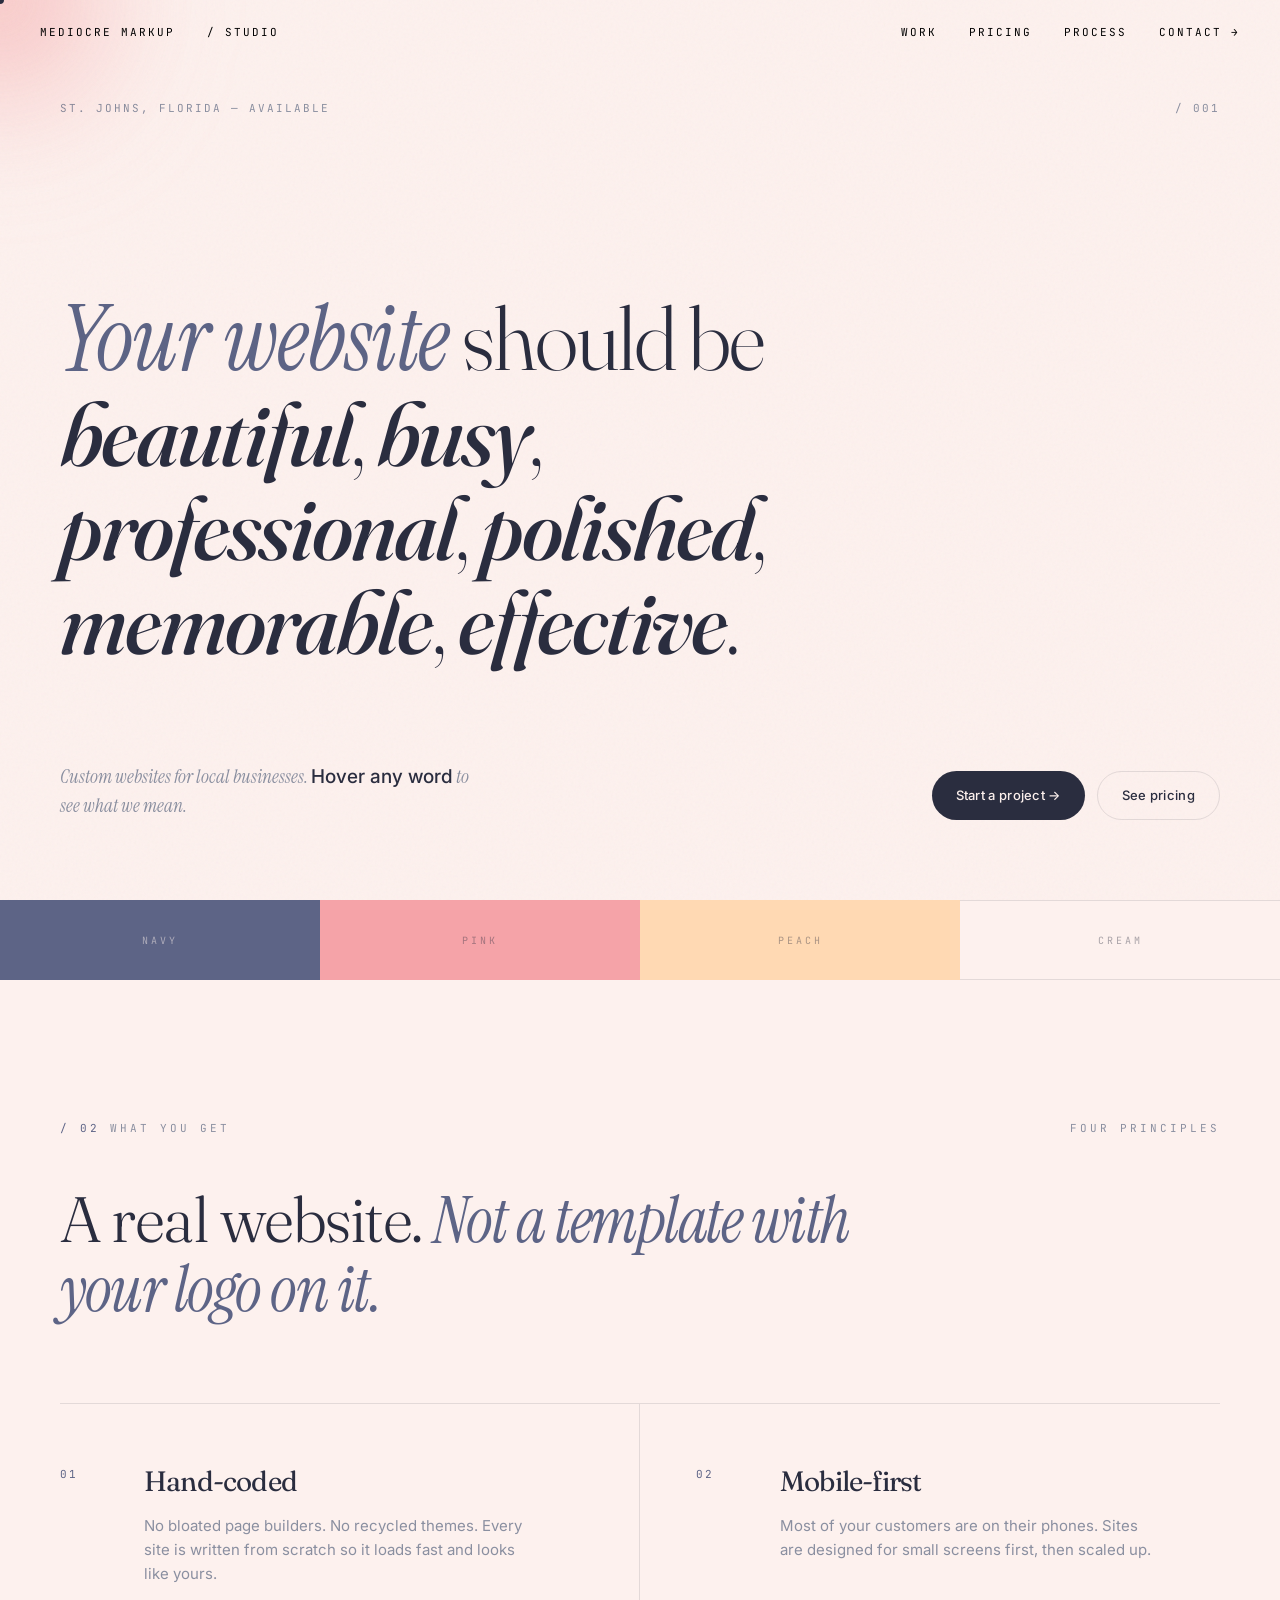
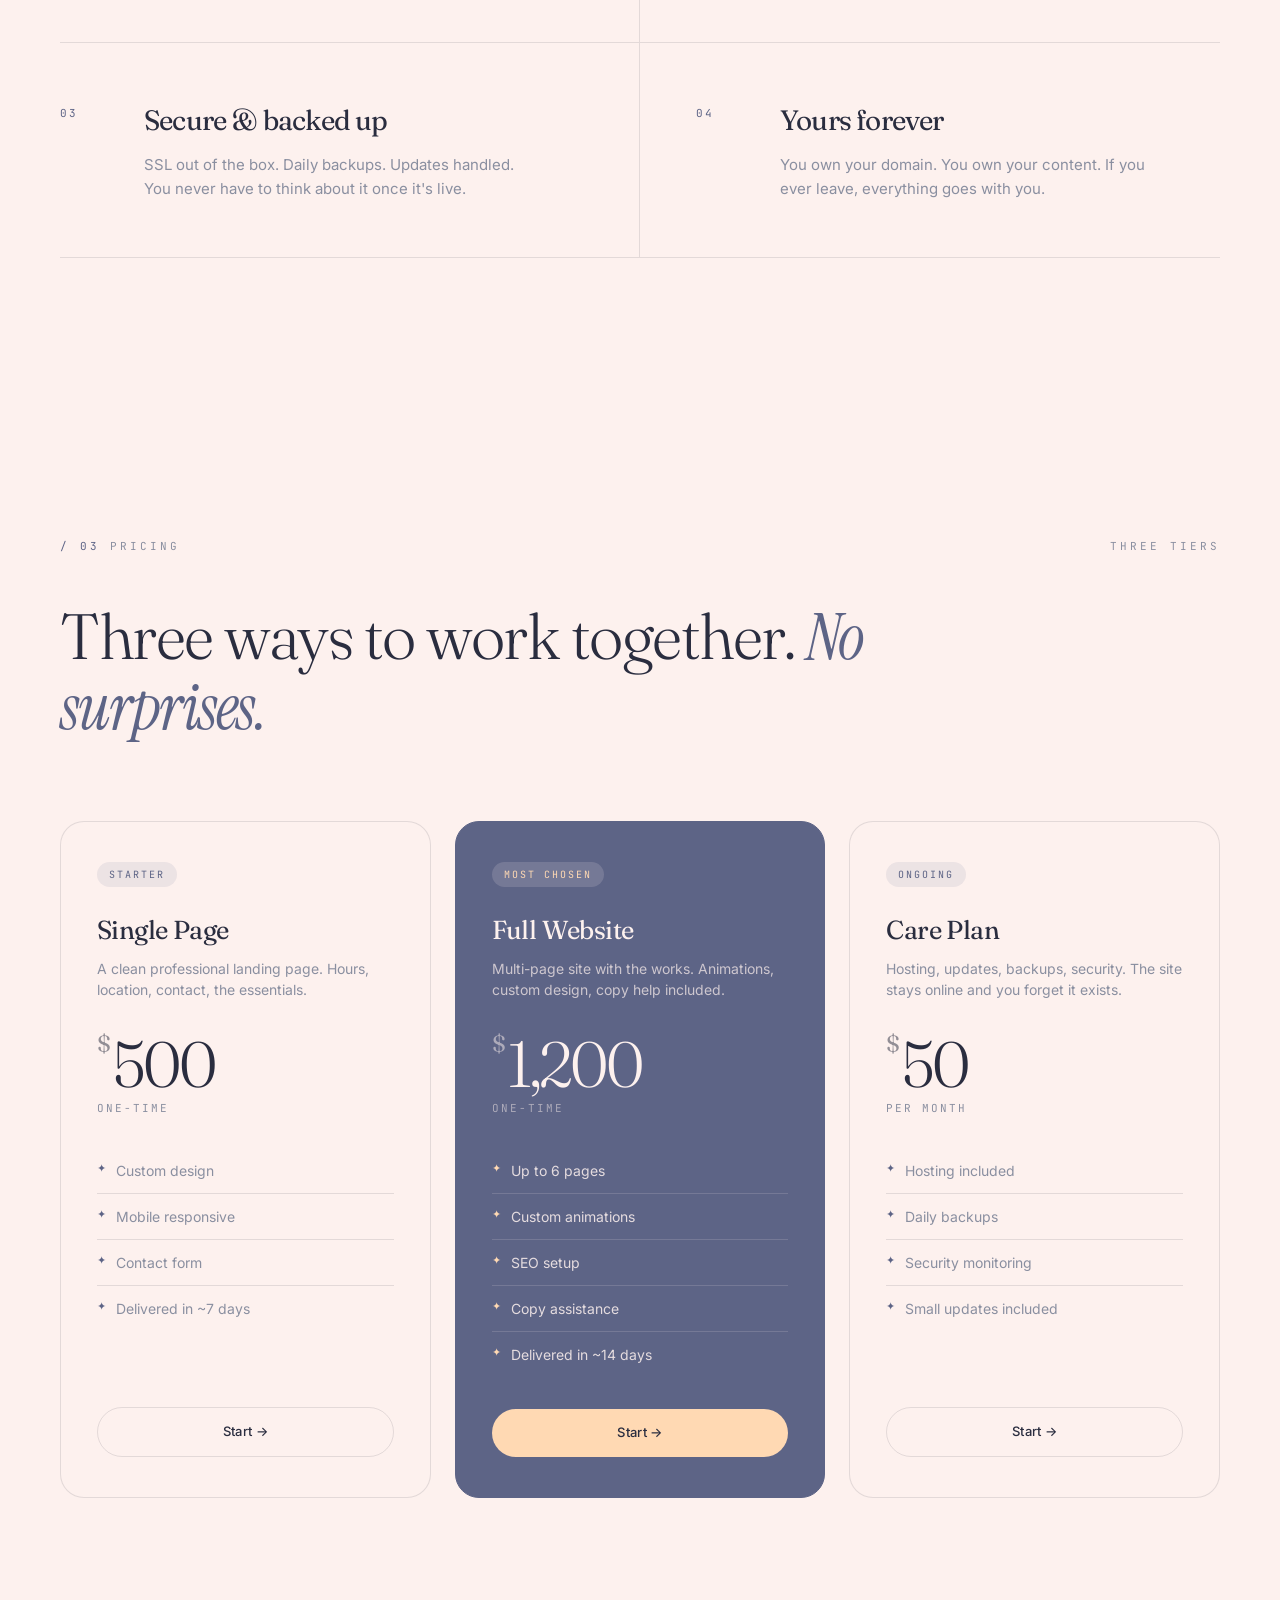
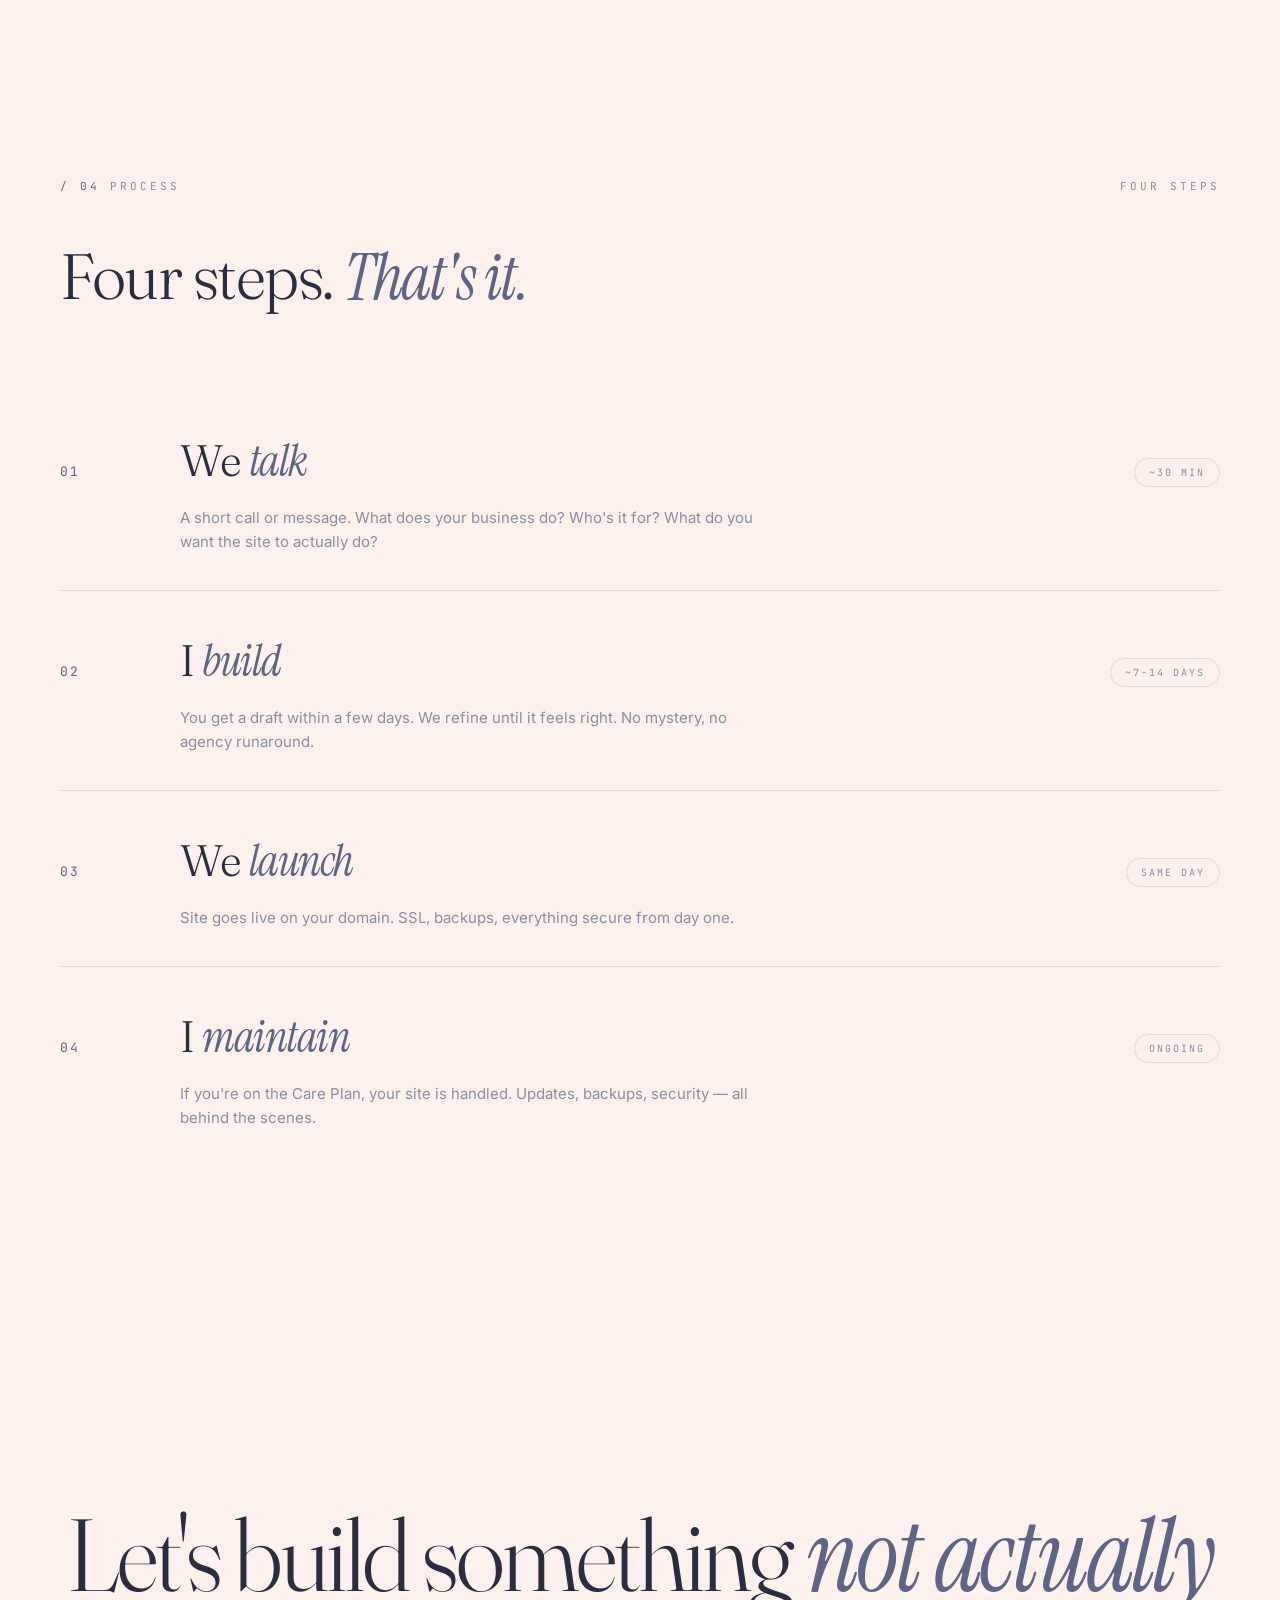
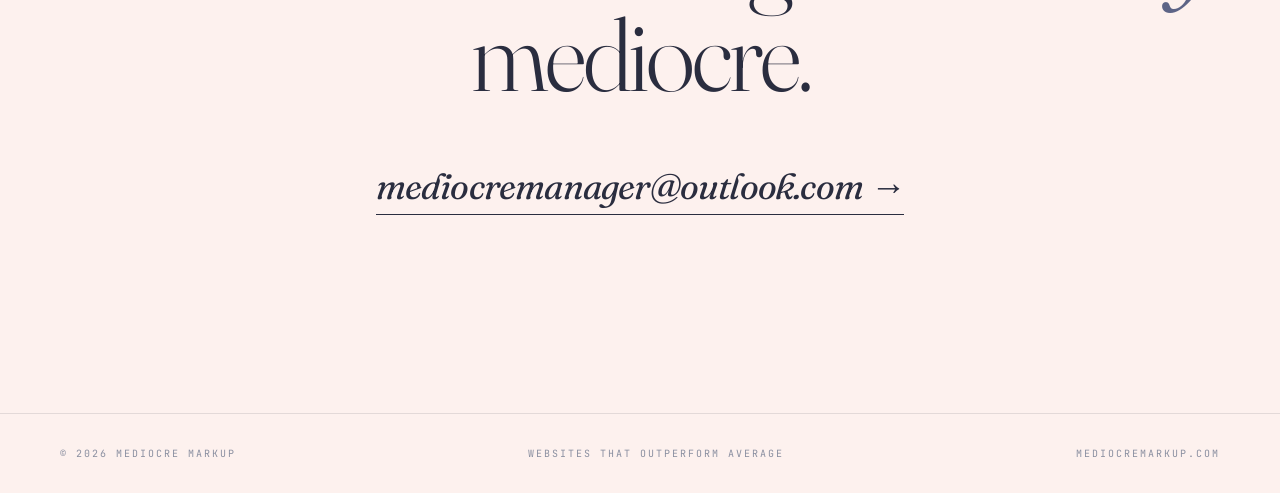
<file: index (1).html>
<!DOCTYPE html>
<html lang="en">
<head>
  <meta charset="UTF-8">
  <meta name="viewport" content="width=device-width, initial-scale=1.0">
  <title>Mediocre Markup — Websites that outperform average</title>
  <meta name="description" content="Custom websites for local businesses. Beautiful, busy, professional, polished, memorable, effective.">
  <link rel="preconnect" href="https://fonts.googleapis.com">
  <link rel="preconnect" href="https://fonts.gstatic.com" crossorigin>
  <link href="https://fonts.googleapis.com/css2?family=Instrument+Serif:ital@0;1&family=Fraunces:ital,wght@0,300;0,400;0,500;0,700;0,900;1,300;1,400;1,500;1,700;1,900&family=Inter:wght@300;400;500;600;700&family=JetBrains+Mono:wght@400;500&display=swap" rel="stylesheet">
  <style>
    *, *::before, *::after { margin: 0; padding: 0; box-sizing: border-box; }

    :root {
      --navy: #5d6486;
      --pink: #f5a3a8;
      --peach: #ffd9b3;
      --cream: #fdf1ee;
      --ink: #2a2d3f;
      --muted: #8a8fa0;
      --line: rgba(42, 45, 63, 0.12);

      --font-display: 'Fraunces', serif;
      --font-serif: 'Instrument Serif', serif;
      --font-body: 'Inter', sans-serif;
      --font-mono: 'JetBrains Mono', monospace;
    }

    html { scroll-behavior: smooth; }

    body {
      background: var(--cream);
      color: var(--ink);
      font-family: var(--font-body);
      overflow-x: hidden;
      min-height: 100vh;
      cursor: none;
      font-size: 15px;
      line-height: 1.5;
    }

    @media (max-width: 900px) { body { cursor: auto; } }

    body::before {
      content: '';
      position: fixed;
      inset: 0;
      pointer-events: none;
      z-index: 200;
      opacity: 0.04;
      mix-blend-mode: multiply;
      background-image: url("data:image/svg+xml,%3Csvg viewBox='0 0 400 400' xmlns='http://www.w3.org/2000/svg'%3E%3Cfilter id='noise'%3E%3CfeTurbulence type='fractalNoise' baseFrequency='0.85' numOctaves='3' stitchTiles='stitch'/%3E%3C/filter%3E%3Crect width='100%25' height='100%25' filter='url(%23noise)'/%3E%3C/svg%3E");
    }

    a { color: inherit; text-decoration: none; }

    /* INK CURSOR — soft blob with trailing motion */
    .ink-cursor {
      position: fixed;
      top: 0; left: 0;
      width: 280px; height: 280px;
      pointer-events: none;
      z-index: 9998;
      mix-blend-mode: multiply;
      filter: blur(60px);
      background: radial-gradient(circle, var(--pink), transparent 70%);
      transform: translate(-50%, -50%);
      opacity: 0.8;
      transition: background 0.6s, width 0.4s, height 0.4s, opacity 0.3s;
    }

    .ink-cursor.bg-navy { background: radial-gradient(circle, var(--navy), transparent 70%); }
    .ink-cursor.bg-peach { background: radial-gradient(circle, var(--peach), transparent 70%); }
    .ink-cursor.bg-pink { background: radial-gradient(circle, var(--pink), transparent 70%); }
    .ink-cursor.active { width: 360px; height: 360px; opacity: 1; }

    .ink-cursor-core {
      position: fixed;
      top: 0; left: 0;
      width: 8px; height: 8px;
      background: var(--ink);
      border-radius: 50%;
      pointer-events: none;
      z-index: 9999;
      transform: translate(-50%, -50%);
      transition: width 0.2s, height 0.2s, background 0.3s;
    }

    .ink-cursor-core.active {
      width: 14px; height: 14px;
      background: var(--navy);
    }

    @media (max-width: 900px) { .ink-cursor, .ink-cursor-core { display: none; } }

    /* TOP BAR */
    .topbar {
      position: fixed;
      top: 0; left: 0; right: 0;
      padding: 24px 40px;
      display: flex;
      justify-content: space-between;
      align-items: center;
      z-index: 100;
      font-family: var(--font-mono);
      font-size: 11px;
      letter-spacing: 2px;
      text-transform: uppercase;
      color: var(--muted);
      mix-blend-mode: difference;
      color: var(--cream);
    }

    .topbar a { color: inherit; transition: opacity 0.2s; }
    .topbar a:hover { opacity: 0.6; }

    .topbar .left, .topbar .right {
      display: flex;
      gap: 32px;
      align-items: center;
    }

    /* HERO — editorial layout */
    .hero {
      min-height: 100vh;
      display: grid;
      grid-template-columns: 1fr;
      align-items: center;
      padding: 140px 60px 80px;
      max-width: 1500px;
      margin: 0 auto;
      position: relative;
    }

    .hero-meta {
      position: absolute;
      top: 100px;
      left: 60px;
      right: 60px;
      display: flex;
      justify-content: space-between;
      align-items: baseline;
      font-family: var(--font-mono);
      font-size: 11px;
      letter-spacing: 2px;
      text-transform: uppercase;
      color: var(--muted);
    }

    .hero-headline {
      font-family: var(--font-display);
      font-size: clamp(40px, 7vw, 96px);
      font-weight: 300;
      line-height: 1.05;
      letter-spacing: -2px;
      color: var(--ink);
      max-width: 1200px;
    }

    .hero-headline .line { display: block; }

    .hero-headline .it {
      font-family: var(--font-serif);
      font-style: italic;
      font-weight: 400;
      color: var(--navy);
      letter-spacing: -1px;
    }

    .word {
      display: inline-block;
      cursor: none;
      position: relative;
      font-style: italic;
      font-weight: 500;
      color: var(--ink);
      transition: color 0.4s, transform 0.4s;
    }

    .word::after {
      content: '';
      position: absolute;
      left: -4px; right: -4px; bottom: 0.1em;
      height: 0.65em;
      background: var(--peach);
      transform: scaleX(0);
      transform-origin: left;
      transition: transform 0.5s cubic-bezier(0.4, 0, 0.2, 1);
      z-index: -1;
      border-radius: 2px;
    }

    .word:hover { color: var(--ink); }
    .word:hover::after { transform: scaleX(1); }

    .word[data-theme="busy"]::after { background: var(--pink); }
    .word[data-theme="professional"]::after { background: var(--navy); opacity: 0.3; }
    .word[data-theme="polished"]::after { background: var(--peach); }
    .word[data-theme="memorable"]::after { background: var(--pink); opacity: 0.5; }
    .word[data-theme="effective"]::after { background: var(--navy); opacity: 0.25; }

    .hero-bottom {
      position: absolute;
      bottom: 80px;
      left: 60px;
      right: 60px;
      display: flex;
      justify-content: space-between;
      align-items: flex-end;
      gap: 40px;
    }

    .hero-sub {
      font-family: var(--font-serif);
      font-size: 19px;
      font-style: italic;
      max-width: 420px;
      color: var(--muted);
      line-height: 1.5;
    }

    .hero-sub strong {
      color: var(--ink);
      font-style: normal;
      font-family: var(--font-body);
      font-weight: 500;
    }

    .hero-actions {
      display: flex;
      gap: 12px;
      flex-wrap: wrap;
    }

    .btn {
      font-size: 13px;
      font-weight: 500;
      padding: 14px 24px;
      border-radius: 999px;
      cursor: none;
      display: inline-flex;
      align-items: center;
      gap: 8px;
      transition: transform 0.3s, background 0.3s, color 0.3s;
      border: none;
      font-family: inherit;
      letter-spacing: 0.3px;
    }

    @media (max-width: 900px) { .btn { cursor: pointer; } }

    .btn-primary {
      background: var(--ink);
      color: var(--cream);
    }

    .btn-primary:hover { transform: translateY(-2px); background: var(--navy); }

    .btn-secondary {
      background: transparent;
      color: var(--ink);
      border: 1px solid var(--line);
    }

    .btn-secondary:hover { border-color: var(--ink); background: rgba(42,45,63,0.04); }

    /* DIVIDER STRIP — palette band */
    .palette-strip {
      display: grid;
      grid-template-columns: repeat(4, 1fr);
      height: 80px;
    }

    .palette-strip > div {
      display: flex;
      align-items: center;
      justify-content: center;
      font-family: var(--font-mono);
      font-size: 10px;
      letter-spacing: 3px;
      text-transform: uppercase;
      color: rgba(42, 45, 63, 0.4);
      transition: color 0.3s;
    }

    .palette-strip > div:hover { color: var(--ink); }

    .palette-strip .p-navy { background: var(--navy); color: rgba(253, 241, 238, 0.5); }
    .palette-strip .p-pink { background: var(--pink); }
    .palette-strip .p-peach { background: var(--peach); }
    .palette-strip .p-cream { background: var(--cream); border-top: 1px solid var(--line); border-bottom: 1px solid var(--line); }

    /* SECTIONS */
    section {
      padding: 140px 60px;
      max-width: 1500px;
      margin: 0 auto;
      position: relative;
    }

    .section-meta {
      font-family: var(--font-mono);
      font-size: 11px;
      letter-spacing: 3px;
      text-transform: uppercase;
      color: var(--muted);
      margin-bottom: 48px;
      display: flex;
      justify-content: space-between;
      align-items: baseline;
    }

    .section-meta .num { color: var(--navy); }

    .section-title {
      font-family: var(--font-display);
      font-size: clamp(36px, 5vw, 72px);
      font-weight: 300;
      letter-spacing: -1.5px;
      line-height: 1.05;
      max-width: 900px;
      margin-bottom: 80px;
      color: var(--ink);
    }

    .section-title em {
      font-family: var(--font-serif);
      font-style: italic;
      color: var(--navy);
      font-weight: 400;
    }

    /* WHAT YOU GET */
    .what-grid {
      display: grid;
      grid-template-columns: repeat(2, 1fr);
      gap: 0;
      border-top: 1px solid var(--line);
    }

    .what-item {
      padding: 56px 48px 56px 0;
      border-bottom: 1px solid var(--line);
      transition: padding 0.4s;
      position: relative;
      display: grid;
      grid-template-columns: 60px 1fr;
      gap: 24px;
      align-items: start;
    }

    .what-item:nth-child(odd) { border-right: 1px solid var(--line); padding-right: 56px; }
    .what-item:nth-child(even) { padding-left: 56px; padding-right: 0; }

    .what-item:hover { padding-top: 64px; }

    .what-num {
      font-family: var(--font-mono);
      font-size: 11px;
      color: var(--navy);
      letter-spacing: 2px;
      padding-top: 6px;
    }

    .what-item h3 {
      font-family: var(--font-display);
      font-size: 28px;
      font-weight: 400;
      letter-spacing: -0.8px;
      margin-bottom: 12px;
      color: var(--ink);
    }

    .what-item p {
      color: var(--muted);
      line-height: 1.6;
      font-size: 15px;
      max-width: 380px;
    }

    /* PRICING */
    .pricing-grid {
      display: grid;
      grid-template-columns: repeat(3, 1fr);
      gap: 24px;
    }

    .price-card {
      background: var(--cream);
      border: 1px solid var(--line);
      border-radius: 24px;
      padding: 40px 36px;
      transition: transform 0.4s, border-color 0.4s, background 0.4s;
      display: flex;
      flex-direction: column;
      position: relative;
      overflow: hidden;
    }

    .price-card:hover {
      transform: translateY(-6px);
      border-color: var(--ink);
    }

    .price-card.featured {
      background: var(--navy);
      color: var(--cream);
      border-color: var(--navy);
    }

    .price-card.featured .price-desc { color: rgba(253,241,238,0.7); }
    .price-card.featured .price-period { color: rgba(253,241,238,0.5); }
    .price-card.featured .price-features li { color: rgba(253,241,238,0.85); border-top-color: rgba(253,241,238,0.15); }
    .price-card.featured .price-features li::before { color: var(--peach); }
    .price-card.featured .price-tag { background: rgba(253,241,238,0.15); color: var(--peach); }
    .price-card.featured .btn-primary { background: var(--peach); color: var(--ink); }
    .price-card.featured .btn-primary:hover { background: var(--cream); }

    .price-tag {
      display: inline-block;
      font-family: var(--font-mono);
      font-size: 10px;
      letter-spacing: 2px;
      text-transform: uppercase;
      background: rgba(93, 100, 134, 0.1);
      color: var(--navy);
      padding: 5px 12px;
      border-radius: 999px;
      margin-bottom: 24px;
      width: fit-content;
    }

    .price-name {
      font-family: var(--font-display);
      font-size: 26px;
      font-weight: 400;
      letter-spacing: -0.6px;
      margin-bottom: 8px;
    }

    .price-desc {
      color: var(--muted);
      font-size: 14px;
      margin-bottom: 32px;
      line-height: 1.5;
    }

    .price-amount {
      font-family: var(--font-display);
      font-size: 64px;
      font-weight: 300;
      letter-spacing: -3px;
      line-height: 1;
      margin-bottom: 4px;
    }

    .price-amount sup {
      font-size: 24px;
      vertical-align: top;
      margin-right: 4px;
      font-weight: 400;
      opacity: 0.5;
    }

    .price-period {
      font-family: var(--font-mono);
      font-size: 11px;
      color: var(--muted);
      letter-spacing: 2px;
      text-transform: uppercase;
      margin-bottom: 32px;
    }

    .price-features {
      list-style: none;
      margin-bottom: 32px;
      flex: 1;
    }

    .price-features li {
      padding: 12px 0;
      font-size: 14px;
      color: var(--muted);
      display: flex;
      align-items: flex-start;
      gap: 10px;
      border-top: 1px solid var(--line);
    }

    .price-features li:first-child { border-top: none; }

    .price-features li::before {
      content: '✦';
      color: var(--navy);
      flex-shrink: 0;
      font-size: 11px;
    }

    .price-card .btn { width: 100%; justify-content: center; }

    /* PROCESS */
    .process-list { position: relative; }

    .process-item {
      display: grid;
      grid-template-columns: 80px 1fr auto;
      gap: 40px;
      padding: 36px 0;
      border-bottom: 1px solid var(--line);
      align-items: baseline;
      transition: padding 0.4s, background 0.4s;
      position: relative;
    }

    .process-item:hover {
      padding-left: 24px;
    }

    .process-item:hover::before {
      content: '';
      position: absolute;
      left: 0; top: 50%;
      width: 12px; height: 12px;
      transform: translateY(-50%);
      background: var(--pink);
      border-radius: 50%;
    }

    .process-item:last-child { border-bottom: none; }

    .process-num {
      font-family: var(--font-mono);
      font-size: 13px;
      color: var(--navy);
      letter-spacing: 2px;
    }

    .process-item h3 {
      font-family: var(--font-display);
      font-size: clamp(28px, 3.5vw, 44px);
      font-weight: 300;
      letter-spacing: -1.5px;
      margin-bottom: 12px;
    }

    .process-item h3 em {
      font-family: var(--font-serif);
      font-style: italic;
      color: var(--navy);
    }

    .process-item p {
      color: var(--muted);
      font-size: 15px;
      line-height: 1.6;
      max-width: 600px;
    }

    .process-time {
      font-family: var(--font-mono);
      font-size: 10px;
      color: var(--muted);
      letter-spacing: 2px;
      text-transform: uppercase;
      white-space: nowrap;
      padding: 6px 14px;
      border: 1px solid var(--line);
      border-radius: 999px;
    }

    /* CTA */
    .cta {
      padding: 200px 60px;
      max-width: 1500px;
      margin: 0 auto;
      text-align: center;
    }

    .cta h2 {
      font-family: var(--font-display);
      font-size: clamp(48px, 8vw, 124px);
      font-weight: 300;
      letter-spacing: -3px;
      line-height: 0.95;
      margin-bottom: 56px;
    }

    .cta h2 em {
      font-family: var(--font-serif);
      font-style: italic;
      font-weight: 400;
      color: var(--navy);
    }

    .cta-email {
      font-family: var(--font-display);
      font-size: clamp(20px, 3vw, 36px);
      font-weight: 400;
      letter-spacing: -0.8px;
      border-bottom: 1px solid var(--ink);
      padding-bottom: 6px;
      transition: color 0.3s, border-color 0.3s;
      font-style: italic;
    }

    .cta-email:hover { color: var(--navy); border-color: var(--navy); }

    /* FOOTER */
    footer {
      padding: 32px 60px;
      border-top: 1px solid var(--line);
      display: flex;
      justify-content: space-between;
      flex-wrap: wrap;
      gap: 16px;
      font-family: var(--font-mono);
      font-size: 10px;
      color: var(--muted);
      letter-spacing: 2px;
      text-transform: uppercase;
    }

    /* RESPONSIVE */
    @media (max-width: 900px) {
      .hero { padding: 120px 32px 60px; }
      .hero-meta { left: 32px; right: 32px; top: 80px; }
      .hero-bottom { position: static; padding: 0; flex-direction: column; align-items: flex-start; margin-top: 48px; }
      section { padding: 100px 32px; }
      .what-grid { grid-template-columns: 1fr; }
      .what-item:nth-child(odd) { border-right: none; padding-right: 0; }
      .what-item:nth-child(even) { padding-left: 0; }
      .pricing-grid { grid-template-columns: 1fr; }
      .process-item { grid-template-columns: 60px 1fr; gap: 24px; }
      .process-time { grid-column: 2; padding-top: 4px; }
      .cta { padding: 140px 32px; }
      .topbar { padding: 16px 24px; font-size: 9px; gap: 8px; }
      .topbar .left, .topbar .right { gap: 12px; }
      .topbar .hide-mobile { display: none; }
      footer { padding: 32px; }
    }
  </style>
</head>
<body>

  <div class="ink-cursor"></div>
  <div class="ink-cursor-core"></div>

  <div class="topbar">
    <div class="left">
      <span>Mediocre Markup</span>
      <span class="hide-mobile">/ Studio</span>
    </div>
    <div class="right">
      <a href="#what">Work</a>
      <a href="#pricing">Pricing</a>
      <a href="#process" class="hide-mobile">Process</a>
      <a href="#contact">Contact →</a>
    </div>
  </div>

  <section class="hero">
    <div class="hero-meta">
      <span>St. Johns, Florida — Available</span>
      <span>/ 001</span>
    </div>

    <h1 class="hero-headline">
      <span class="line"><span class="it">Your website</span> should be</span>
      <span class="line">
        <span class="word" data-theme="beautiful">beautiful</span>,
        <span class="word" data-theme="busy">busy</span>,
      </span>
      <span class="line">
        <span class="word" data-theme="professional">professional</span>,
        <span class="word" data-theme="polished">polished</span>,
      </span>
      <span class="line">
        <span class="word" data-theme="memorable">memorable</span>,
        <span class="word" data-theme="effective">effective</span>.
      </span>
    </h1>

    <div class="hero-bottom">
      <p class="hero-sub">
        Custom websites for local businesses. <strong>Hover any word</strong> to see what we mean.
      </p>
      <div class="hero-actions">
        <a href="#contact" class="btn btn-primary">Start a project →</a>
        <a href="#pricing" class="btn btn-secondary">See pricing</a>
      </div>
    </div>
  </section>

  <div class="palette-strip">
    <div class="p-navy">Navy</div>
    <div class="p-pink">Pink</div>
    <div class="p-peach">Peach</div>
    <div class="p-cream">Cream</div>
  </div>

  <section id="what">
    <div class="section-meta">
      <span><span class="num">/ 02</span> What you get</span>
      <span>Four principles</span>
    </div>
    <h2 class="section-title">A real website. <em>Not a template with your logo on it.</em></h2>

    <div class="what-grid">
      <div class="what-item">
        <div class="what-num">01</div>
        <div>
          <h3>Hand-coded</h3>
          <p>No bloated page builders. No recycled themes. Every site is written from scratch so it loads fast and looks like yours.</p>
        </div>
      </div>
      <div class="what-item">
        <div class="what-num">02</div>
        <div>
          <h3>Mobile-first</h3>
          <p>Most of your customers are on their phones. Sites are designed for small screens first, then scaled up.</p>
        </div>
      </div>
      <div class="what-item">
        <div class="what-num">03</div>
        <div>
          <h3>Secure & backed up</h3>
          <p>SSL out of the box. Daily backups. Updates handled. You never have to think about it once it's live.</p>
        </div>
      </div>
      <div class="what-item">
        <div class="what-num">04</div>
        <div>
          <h3>Yours forever</h3>
          <p>You own your domain. You own your content. If you ever leave, everything goes with you.</p>
        </div>
      </div>
    </div>
  </section>

  <section id="pricing">
    <div class="section-meta">
      <span><span class="num">/ 03</span> Pricing</span>
      <span>Three tiers</span>
    </div>
    <h2 class="section-title">Three ways to work together. <em>No surprises.</em></h2>

    <div class="pricing-grid">
      <div class="price-card">
        <span class="price-tag">Starter</span>
        <div class="price-name">Single Page</div>
        <p class="price-desc">A clean professional landing page. Hours, location, contact, the essentials.</p>
        <div class="price-amount"><sup>$</sup>500</div>
        <div class="price-period">One-time</div>
        <ul class="price-features">
          <li>Custom design</li>
          <li>Mobile responsive</li>
          <li>Contact form</li>
          <li>Delivered in ~7 days</li>
        </ul>
        <a href="#contact" class="btn btn-secondary">Start →</a>
      </div>

      <div class="price-card featured">
        <span class="price-tag">Most chosen</span>
        <div class="price-name">Full Website</div>
        <p class="price-desc">Multi-page site with the works. Animations, custom design, copy help included.</p>
        <div class="price-amount"><sup>$</sup>1,200</div>
        <div class="price-period">One-time</div>
        <ul class="price-features">
          <li>Up to 6 pages</li>
          <li>Custom animations</li>
          <li>SEO setup</li>
          <li>Copy assistance</li>
          <li>Delivered in ~14 days</li>
        </ul>
        <a href="#contact" class="btn btn-primary">Start →</a>
      </div>

      <div class="price-card">
        <span class="price-tag">Ongoing</span>
        <div class="price-name">Care Plan</div>
        <p class="price-desc">Hosting, updates, backups, security. The site stays online and you forget it exists.</p>
        <div class="price-amount"><sup>$</sup>50</div>
        <div class="price-period">Per month</div>
        <ul class="price-features">
          <li>Hosting included</li>
          <li>Daily backups</li>
          <li>Security monitoring</li>
          <li>Small updates included</li>
        </ul>
        <a href="#contact" class="btn btn-secondary">Start →</a>
      </div>
    </div>
  </section>

  <section id="process">
    <div class="section-meta">
      <span><span class="num">/ 04</span> Process</span>
      <span>Four steps</span>
    </div>
    <h2 class="section-title">Four steps. <em>That's it.</em></h2>

    <div class="process-list">
      <div class="process-item">
        <div class="process-num">01</div>
        <div>
          <h3>We <em>talk</em></h3>
          <p>A short call or message. What does your business do? Who's it for? What do you want the site to actually do?</p>
        </div>
        <div class="process-time">~30 min</div>
      </div>
      <div class="process-item">
        <div class="process-num">02</div>
        <div>
          <h3>I <em>build</em></h3>
          <p>You get a draft within a few days. We refine until it feels right. No mystery, no agency runaround.</p>
        </div>
        <div class="process-time">~7-14 days</div>
      </div>
      <div class="process-item">
        <div class="process-num">03</div>
        <div>
          <h3>We <em>launch</em></h3>
          <p>Site goes live on your domain. SSL, backups, everything secure from day one.</p>
        </div>
        <div class="process-time">Same day</div>
      </div>
      <div class="process-item">
        <div class="process-num">04</div>
        <div>
          <h3>I <em>maintain</em></h3>
          <p>If you're on the Care Plan, your site is handled. Updates, backups, security — all behind the scenes.</p>
        </div>
        <div class="process-time">Ongoing</div>
      </div>
    </div>
  </section>

  <section id="contact" class="cta">
    <h2>Let's build something <em>not actually</em> mediocre.</h2>
    <a class="cta-email" href="mailto:mediocremanager@outlook.com">mediocremanager@outlook.com →</a>
  </section>

  <footer>
    <div>© 2026 Mediocre Markup</div>
    <div>Websites that outperform average</div>
    <div>mediocremarkup.com</div>
  </footer>

  <script>
    // INK CURSOR
    const blob = document.querySelector('.ink-cursor');
    const core = document.querySelector('.ink-cursor-core');

    let mx = 0, my = 0;
    let bx = 0, by = 0;
    let cx = 0, cy = 0;

    document.addEventListener('mousemove', (e) => {
      mx = e.clientX; my = e.clientY;
    });

    function loop() {
      // soft blob with heavy lag
      bx += (mx - bx) * 0.08;
      by += (my - by) * 0.08;
      // core cursor with slight lag
      cx += (mx - cx) * 0.4;
      cy += (my - cy) * 0.4;

      blob.style.left = bx + 'px';
      blob.style.top = by + 'px';
      core.style.left = cx + 'px';
      core.style.top = cy + 'px';

      requestAnimationFrame(loop);
    }
    loop();

    // Hover state — change blob color based on word
    document.querySelectorAll('a, button, .price-card, .what-item, .process-item').forEach(el => {
      el.addEventListener('mouseenter', () => {
        blob.classList.add('active');
        core.classList.add('active');
      });
      el.addEventListener('mouseleave', () => {
        blob.classList.remove('active');
        core.classList.remove('active');
      });
    });

    document.querySelectorAll('.word').forEach(word => {
      word.addEventListener('mouseenter', () => {
        const theme = word.dataset.theme;
        blob.classList.remove('bg-navy', 'bg-peach', 'bg-pink');
        if (theme === 'beautiful' || theme === 'polished') blob.classList.add('bg-peach');
        else if (theme === 'professional' || theme === 'effective') blob.classList.add('bg-navy');
        else blob.classList.add('bg-pink');
      });
      word.addEventListener('mouseleave', () => {
        blob.classList.remove('bg-navy', 'bg-peach', 'bg-pink');
      });
    });
  </script>

</body>
</html>
</file>
<file: page.css>
@font-face{font-family:Anton;src:url(assets/fonts/anton-latin.woff2) format("woff2");font-weight:400;font-display:swap}@font-face{font-family:Nanum Pen Script;src:url(assets/fonts/nanum-pen-script-latin.woff2) format("woff2");font-weight:400;font-display:swap}:root{--ground: #ffffff;--ink: #172033;--hue: #b3202d;--caps: "Anton", Impact, "Arial Narrow", sans-serif;--pen: "Nanum Pen Script", "Segoe Print", "Comic Sans MS", cursive;--m: clamp(20px, 3.33vw, 48px);--pen-size: clamp(26px, 2.3vw, 34px);--big: min(calc((100vw - 2 * var(--m)) / 10.4), 150px);--ease: cubic-bezier(.22, 1, .36, 1);--pop: cubic-bezier(.34, 1.3, .64, 1);--out: 0;--lvh: 1vh}@property --out{syntax: "<number>"; inherits: false; initial-value: 0;}@supports (height: 1lvh){:root{--lvh: 1lvh}}*,*:before,*:after{box-sizing:border-box}html{background:var(--ground);-webkit-text-size-adjust:100%}body{margin:0;transition:color .3s ease-in-out;color:var(--ink);font:400 var(--pen-size)/1.14 var(--pen);overflow-x:clip}img,svg,video,canvas{display:block}a{color:inherit}a,button,input,.reach-box{-webkit-tap-highlight-color:transparent;touch-action:manipulation}.cut,.reel img,.sheet img{-webkit-touch-callout:none}p,h1,h2,h3,h4,ul,ol,blockquote,figure{margin:0;padding:0;font-weight:400}ul,ol{list-style:none}button{font:inherit;color:inherit;background:none;border:0;padding:0;cursor:pointer}:focus-visible{outline:3px solid currentColor;outline-offset:4px}::selection{background:var(--ink);color:var(--ground)}.link{text-decoration:underline;text-decoration-thickness:2px;text-underline-offset:5px;text-decoration-color:var(--hue)}.link:hover{text-decoration-thickness:3px}.caps{font-family:var(--caps);text-transform:uppercase;letter-spacing:.004em;line-height:.96}.tag{line-height:1;white-space:nowrap;color:var(--hue)}.sr{position:absolute;width:1px;height:1px;margin:-1px;overflow:hidden;clip-path:inset(50%);white-space:nowrap}.loader{position:fixed;inset:0;z-index:60;overflow:hidden;background:var(--ground);color:var(--ink);-webkit-user-select:none;user-select:none;-webkit-tap-highlight-color:transparent}.loader[hidden]{display:none}.loading .loader[hidden]{display:block}.ld-blank{position:absolute;inset:0;z-index:8;background:var(--ground)}.ld-blank[hidden]{display:none}.ld-sketch{position:absolute;inset:0;font:400 var(--pen-size)/1.14 var(--pen);visibility:hidden;pointer-events:none}.loader.rolling .ld-sketch{visibility:visible}.ld-sketch :is(.fr-cr,.mask,canvas){display:none}.ld-sketch :is(.attrs .v,.big){color:transparent;-webkit-text-stroke:max(1.1px,.012em) var(--ink)}.ld-sketch :is(.attrs,.big){filter:url(#pn1);animation:repencil .6s step-end infinite!important}.ld-sketch .attrs :is(.k,.q){color:var(--ink)}.ld-sketch .pen{stroke:var(--ink)}.ld-sketch .link{text-decoration-color:currentColor}.ld-sketch .bracket{filter:url(#pn2);animation:repencil .6s step-end -.2s infinite!important}.ld-sketch .bracket *{fill:none;stroke:var(--ink);stroke-width:max(1.5px,.13cqw);stroke-linejoin:round}[data-sketch=wire] .ld-pic{display:none}:root[data-sketch=wire] .ld-sketch .fr-ln .x{display:inline}.ld-pic>*{position:absolute;inset:0;background:0 0 / 100% 100% no-repeat}.ld-shadow{background-image:url(assets/hero/print/jack-shadow.webp)}.ld-edge{display:none;position:fixed;inset:0;z-index:61;width:100%;height:100%;overflow:visible;pointer-events:none}.ld-edge.on{display:block}.ld-edge path{fill:none;stroke:var(--ink);stroke-width:clamp(2px,.5vw,2.6px);stroke-linecap:round;stroke-linejoin:round}.loading .hero :is(.b-open,.hi,.name .win,.name .win>span,.pre,.big,.bl,.pl,.frame,.below .bw,.below path,.attrs li,.b-slash,.b-gt,.note),.loading .bar>*{animation-play-state:paused!important}.built .hero :is(.b-open,.hi,.name .win,.name .win>span,.pre,.big,.bl,.pl,.frame,.below .bw,.below path,.attrs li,.b-slash,.b-gt,.note),.built .bar>*{animation-delay:-9s!important}.built .hero .cut{animation:none}.bar{position:absolute;inset:0 0 auto;z-index:5;display:flex;align-items:center;justify-content:space-between;height:clamp(62px,5.6vw,84px);padding:0 var(--m)}.brand{display:flex;align-items:center;gap:clamp(8px,1vw,14px);padding:8px 0;text-decoration:none}.mark{width:clamp(40px,3.4vw,50px);height:auto}.brand-name{line-height:1;white-space:nowrap}.mail{padding:10px 0;line-height:1;white-space:nowrap}.mail.inked{display:inline-flex;align-items:center;gap:.32em;text-decoration:none}.mail-env{position:relative;flex:none;width:1.5em;height:1.05em}.mail.inked:is(:hover,:focus-visible){text-decoration:underline;text-decoration-thickness:2px;text-underline-offset:4px}.mail.inked:active{scale:.97}.ld-sketch .mail-env{border-radius:3px;outline:2px solid var(--ink);outline-offset:-2px}@media(max-width:380px){.bar{font-size:24px}.mail.inked{gap:.22em}.mail-env{width:1.25em;height:.875em}}.bar>*{animation:fade-down .5s var(--ease) both}.bar.back{position:fixed;z-index:30;background:var(--ground);transform:translateY(-104%)}.bar.back:after{content:"";position:absolute;left:0;right:0;bottom:-1px;height:2px;background:var(--ink);filter:url(#pn2)}.bar.back.shown{transform:none}.motion .bar.back{transition:transform .24s var(--ease)}.bar>:nth-child(2){animation-delay:80ms}.grain{position:absolute;inset:0;width:100%;height:100%;pointer-events:none;image-rendering:crisp-edges;image-rendering:pixelated}.hero{position:relative;overflow:clip}.bracket{overflow:visible}.bracket *{fill:none;stroke:var(--hue);stroke-linecap:butt;stroke-linejoin:miter;vector-effect:non-scaling-stroke}.bracket{filter:url(#cr1)}.name{line-height:1;translate:0 calc(var(--out) * -16vh)}.hi{display:block;font-family:var(--pen);line-height:1;white-space:nowrap;animation:scrawl .34s var(--ease) .12s both}.name .win{display:block;padding:.05em .03em 0;margin:-.05em -.03em 0;font-family:var(--caps);text-transform:uppercase;letter-spacing:.002em;filter:url(#pn1);animation:thud .2s linear .76s,repencil .96s step-end infinite}.name .win>span{display:inline-block;transform-origin:50% 62%;animation:stamp .3s cubic-bezier(.3,0,.15,1) both;animation-delay:calc(.2s + var(--n) * 78ms)}.attrs{translate:calc(var(--out) * -7vw) calc(var(--out) * -7vh);filter:url(#pm2);animation:reink .96s step-end -.32s infinite}.attrs li{display:flex;align-items:baseline;white-space:nowrap;animation:keyed .3s steps(13,end) both;animation-delay:calc(.7s + var(--n) * .17s)}.attrs .k,.attrs .q{color:var(--hue);line-height:1}.attrs .v{font-family:var(--caps);text-transform:uppercase;letter-spacing:.01em;line-height:1}.note{white-space:nowrap;line-height:1;animation:type .5s var(--ease) 1.6s both}.mask{z-index:2;visibility:hidden;opacity:0;pointer-events:none;--bk: 1.5;--rz: 1;transition:opacity .3s linear,visibility 0s linear .3s}.hero .cut.mask{animation:none}.mask path{stroke-dasharray:none}.mask .mk-fr{stroke-width:8}.mask .mk-tb{stroke-width:14}.mask .mk-mp{stroke-width:18}.mask .mk-st{stroke-width:15}.mask .mk-gl{fill:#8db5df;fill-opacity:.45;stroke:none}.mask .mk-sh{stroke:#fff;stroke-width:5.5}.mask :is(.mk-tb,.mk-fr,.mk-st){stroke-dasharray:1 2;stroke-dashoffset:0}.mask .bb{--k: calc(var(--bk) * var(--n, 1));visibility:hidden;fill:#fff;stroke-width:4.6;stroke-dasharray:none}.mask .bb path{stroke-dasharray:inherit}.mask .bb .gl{fill:none;stroke-width:2.6}.motion .pair.dive .mask{visibility:visible;opacity:1;transition:none}.motion .dive .mk-fr{animation:pen-draw .58s steps(7,jump-start) both}.motion .dive .mk-gl{animation:put 0s linear .58s both}.motion .dive .mk-st{animation:pen-draw .17s steps(2,jump-start) .58s both}.motion .dive .mk-sh{animation:put 0s linear .67s both}.motion .dive .mk-mp{animation:put 0s linear .25s both}.motion .dive .mk-tb{animation:pen-draw .67s steps(8,jump-start) .25s both}.motion .dive .bb.up{animation:bubble 1.3s step-end both}@media(hover:hover)and (pointer:fine){.mask{--bk: 1.9;--rz: 1.15}}@media(min-width:900px)and (min-aspect-ratio:5/4)and (min-height:541px)and (hover:hover)and (pointer:fine){.motion .hero{--stay: 38svh;--up: calc(100svh - min(62.5vw, 100svh)) ;height:calc(100svh + var(--stay));padding-top:var(--up)}.motion .hero .stage{position:sticky;left:auto;bottom:auto;top:var(--up);translate:none;margin:0 auto}}@keyframes put{0%{opacity:0}to{opacity:1}}@keyframes bubble{0%{visibility:visible;transform:translate(0) scale(calc(var(--k) * .4))}11%{visibility:visible;transform:translate(calc(var(--d) * 5px),calc(var(--rz) * -20px)) scale(calc(var(--k) * .62))}22%{visibility:visible;transform:translate(calc(var(--d) * -6px),calc(var(--rz) * -44px)) scale(calc(var(--k) * .8))}33%{visibility:visible;transform:translate(calc(var(--d) * 8px),calc(var(--rz) * -70px)) scale(calc(var(--k) * .92))}44%{visibility:visible;transform:translate(calc(var(--d) * -5px),calc(var(--rz) * -98px)) scale(var(--k))}55%{visibility:visible;transform:translate(calc(var(--d) * 7px),calc(var(--rz) * -126px)) scale(calc(var(--k) * 1.06))}66%{visibility:visible;transform:translate(calc(var(--d) * -4px),calc(var(--rz) * -154px)) scale(calc(var(--k) * 1.1))}77%{visibility:visible;transform:translate(calc(var(--d) * 3px),calc(var(--rz) * -176px)) scale(calc(var(--k) * 1.34));stroke-dasharray:5 8;fill:none}88%,to{visibility:hidden;transform:translateY(calc(var(--rz) * -176px))}}.swp{position:relative}.pl.swp{white-space:nowrap}.attrs .v.swp{display:inline-block}.swp.alt .sw-base{opacity:0}.sw{position:absolute;left:0;top:0;width:100%;height:100%;overflow:visible;pointer-events:none}.sw text{font:inherit;letter-spacing:inherit}.sw .sl{fill:currentColor;opacity:0;transform-box:fill-box;transform-origin:50% 72%}.sw .sm{visibility:hidden}.lede,.below{display:none}.frame{position:absolute;inset:0;animation:unfold .38s var(--ease) .5s both}.fr-cr{position:absolute;inset:-7.14% -5%}.fr-cr:not(.on):before{content:"";position:absolute;inset:6.25% 4.545%;background:var(--hue)}[data-box=cross] .fr-cr{display:none}:root:not([data-box=cross]) .fr-ln .x{display:none}.fr-ln{position:absolute;inset:0;width:100%;height:100%;overflow:visible;pointer-events:none}.fr-ln path{fill:none;stroke:var(--ink);stroke-width:2.6;stroke-linecap:round;vector-effect:non-scaling-stroke}.hero .fr-ln path{stroke-width:1.7}.hero .fr-ln .m{stroke-width:2.3}.hero .fr-ln .hv{stroke-width:2.8}.fr-ln .x{stroke-width:1.7}.fr-ln .pp{fill:var(--ground);stroke:none}.fr-ln .h{opacity:0;animation:boil .96s step-end infinite}.fr-ln .h:first-child{opacity:1}.fr-ln .h:nth-child(2){animation-delay:-.64s}.fr-ln .h:nth-child(3){animation-delay:-.32s}.fr-foot,.fr-front{z-index:2}.who{position:absolute;z-index:1;left:-8cqw;right:-8cqw;top:-60cqw;bottom:0;overflow:clip}.pair .cut{inset:auto;left:calc(8cqw + var(--dx));top:calc(60cqw - var(--lift));width:calc(var(--im) * 1.0643);height:auto;aspect-ratio:728 / 1302;transform:translateY(calc(var(--out) * 26cqw))}.cut{position:absolute;inset:0;width:100%;height:100%}.hero .cut{animation:surface .62s cubic-bezier(.2,.8,.2,1) 1s both}.b-open{animation:jab .42s var(--pop) both,redraw .96s step-end infinite;transform:translate(calc(var(--out) * -12vw))}.shut{display:inline-flex;align-self:center;flex:none}.b-slash{animation:swing .4s var(--pop) 1.24s both,redraw .96s step-end infinite;transform-origin:50% 100%}.b-gt{animation:shoot .3s var(--pop) 1.36s both,redraw .96s step-end infinite}.hill{display:none}@keyframes jab{0%{opacity:0;translate:-16vw 0}}@keyframes scrawl{0%{opacity:0;clip-path:inset(-20% 100% -20% 0)}to{opacity:1;clip-path:inset(-20% -10% -20% 0)}}@keyframes stamp{0%{opacity:0;scale:1.8;rotate:-7deg}55%{opacity:1;scale:.95;rotate:0deg}to{opacity:1;scale:1}}@keyframes thud{25%{translate:0 5px}55%{translate:0 -2px}}@keyframes press{0%{opacity:0;scale:1.22;rotate:-2.5deg}55%{opacity:1;scale:.97;rotate:0deg}to{opacity:1;scale:1}}@keyframes keyed{0%{clip-path:inset(-10% 100% -10% 0)}to{clip-path:inset(-10% -4% -10% 0)}}@keyframes swing{0%{opacity:0;translate:0 -70%;rotate:26deg}30%{opacity:1}72%{translate:0 0;rotate:-4deg}to{rotate:0deg}}@keyframes shoot{0%{opacity:0;translate:46% 0}}@keyframes surface{0%{opacity:0;translate:0 16%}}@keyframes type{0%{opacity:0;translate:-14px 0}}@keyframes fade-down{0%{opacity:0;translate:0 -8px}}@keyframes unfold{0%{clip-path:inset(-12% -8% 112% -8%)}to{clip-path:inset(-12% -8% -12% -8%)}}@keyframes boil{0%{opacity:1}33.34%,to{opacity:0}}.dr>canvas{position:absolute;left:0;top:0;width:100%;height:100%}.motion .dr>canvas{opacity:0;animation:boil .96s step-end infinite}.motion .dr>canvas:nth-child(2){animation-delay:.32s}.motion .dr>canvas:nth-child(3){animation-delay:.64s}.motion .dr.once>canvas{opacity:1;animation:none}.inks{position:absolute;width:0;height:0}@keyframes redraw{0%{filter:url(#cr1)}33.34%{filter:url(#cr2)}66.67%{filter:url(#cr3)}}@media(min-width:900px)and (min-aspect-ratio:5/4),(max-height:520px)and (min-aspect-ratio:16/10){.hero{height:100svh;min-height:540px}.stage{position:absolute;left:50%;bottom:0;translate:-50% 0;width:min(100vw,160svh);aspect-ratio:1.6;container-type:size}.b-open{position:absolute;z-index:1;left:3.33cqw;top:13.6cqw;height:12.6cqw;width:auto}.b-open *{stroke-width:2.6cqw}.name{position:absolute;z-index:1;left:11.6cqw;top:8.4cqw}.hi{font-size:4.4cqw;margin:0 0 -.7cqw .3cqw}.name .win{font-size:17.4cqw}.attrs{position:absolute;z-index:3;left:11.8cqw;top:31.6cqw;display:grid;row-gap:1.9cqw}.attrs .k,.attrs .q{font-size:3.3cqw}.attrs .v{font-size:4.25cqw;margin:0 .12em}.note{position:absolute;z-index:4;left:11.8cqw;bottom:3.2cqw;font-size:clamp(24px,2.2cqw,32px)}.pair{--im: 31cqw;--lift: 18.2cqw;--dx: 1cqw;position:absolute;z-index:2;left:61.2cqw;top:30.7cqw;width:35.8cqw;height:17.7cqw}.shut{gap:.55cqw;margin-left:1.3cqw}.b-slash,.b-gt{height:4.2cqw;width:auto}.b-slash *,.b-gt *{stroke-width:.74cqw}.hill{display:block;position:absolute;z-index:5;left:0;bottom:0;width:100%;height:9.5cqw;pointer-events:none;transform:translateY(calc(100% + 4px - var(--out) * 44cqw))}.hill svg{width:100%;height:100%;overflow:visible}.hill .pp{fill:var(--ground)}.hill .ln{fill:none;stroke:var(--ink);stroke-width:2.6;stroke-linecap:round;vector-effect:non-scaling-stroke}.hill .h{opacity:0;animation:boil .96s step-end infinite}.hill .h:first-child{opacity:1}.hill .h:nth-child(2){animation-delay:-.64s}.hill .h:nth-child(3){animation-delay:-.32s}.hill:after{content:"";position:absolute;left:-150vw;right:-150vw;top:calc(100% - 1px);height:44cqw;background:var(--ground)}.ld-sketch .name .win{color:transparent;-webkit-text-stroke:max(1.4px,.0095em) var(--ink);filter:url(#pn3);animation:repencil .6s step-end -.4s infinite!important}}@media not (((min-width:900px)and (min-aspect-ratio:5/4))or ((max-height:520px)and (min-aspect-ratio:16/10))){.hero{min-height:100svh}.stage{--bar: clamp(62px, 5.6vw, 84px);position:relative;display:flex;flex-direction:column;justify-content:center;width:min(100%,calc((max(480px,100svh) - var(--bar)) / 1.43));height:100svh;min-height:480px;margin:0 auto;padding-top:var(--bar);container-type:inline-size}.b-open,.b-slash,.b-gt,.attrs,.note,.hill{display:none}.name{position:relative;z-index:3;margin:1.6cqw 6cqw 0;pointer-events:none}.lede{display:contents}.hi,.name .win,.pre{display:inline-block;margin:0;padding:0;font-family:var(--pen);font-size:11cqw;line-height:1;letter-spacing:0;white-space:nowrap}.name .win{text-transform:lowercase;filter:none;animation:scrawl .26s var(--ease) .32s both}.name .win:after{content:"."}.name .win>span{display:inline;animation:none}.pre{animation:scrawl .26s var(--ease) .52s both}.big{display:block;margin-top:1.2cqw;font-family:var(--caps);font-size:20.2cqw;line-height:.92;text-transform:uppercase;letter-spacing:.002em;filter:url(#pn1);animation:thud .2s linear 1.04s,repencil .96s step-end infinite}.bl{display:block;width:max-content;transform-origin:14% 60%;animation:press .3s cubic-bezier(.3,0,.15,1) both;animation-delay:calc(.68s + var(--n) * .1s)}.post{display:block;margin-top:1cqw;font-family:var(--pen);font-size:9cqw;line-height:1}.pl{display:block;width:max-content;animation:scrawl .26s var(--ease) 1.06s both}.pl+.pl{animation-delay:1.22s}.pair{--im: 50cqw;--lift: 28.6cqw;--dx: 2.6cqw;position:relative;z-index:2;flex:0 1 34cqw;min-height:25cqw;margin:12.4cqw 6cqw 6.5cqw 36cqw}.fr-ln path{stroke-width:2.2}.hero .fr-ln path{stroke-width:1.5}.hero .fr-ln .m{stroke-width:2}.hero .fr-ln .hv{stroke-width:2.4}.mask{--bk: 2.1;--rz: 1.9}.mask .mk-fr{stroke-width:10}.mask .mk-tb{stroke-width:17}.below{position:absolute;left:-30.6cqw;bottom:0;z-index:1;display:flex;align-items:flex-end;gap:1.8cqw;font:400 8.4cqw/.94 var(--pen);rotate:-3deg;transform-origin:0 100%}.below .bw{animation:scrawl .3s var(--ease) 1.34s both}.below .bw span{display:block;width:max-content}.below .pen{flex:none;width:5.2cqw;height:auto;margin-bottom:-.6cqw}.below .sh{stroke-width:8.6;animation:pen-draw .4s steps(5,jump-start) 1.6s both}.below .hd{stroke-width:9.4;animation:pen-draw .17s steps(2,jump-start) 2s both}}@media(max-height:520px)and (min-aspect-ratio:16/10){.hero{min-height:0}.bar{height:46px;font-size:21px}.mark{width:32px}.note{font-size:min(24px,3.6cqw)}}@media(max-width:350px){.bar{font-size:21px}.mark{width:34px}}.sec{position:relative;padding:clamp(72px,12vh,150px) var(--m)}.js .rv{opacity:0;translate:0 26px;transition:opacity .7s var(--ease),translate .7s var(--ease);transition-delay:calc(var(--d, 0) * 90ms)}.js .rv.in{opacity:1;translate:0 0}.pen{overflow:visible;fill:none;stroke:var(--hue);stroke-linecap:round;stroke-linejoin:round}.pen path{stroke-dasharray:1 2}.pen .sh{stroke-width:6.5}.pen .hd{stroke-width:7.1}@keyframes pen-draw{0%{stroke-dashoffset:1.01}to{stroke-dashoffset:0}}@keyframes pen-under{0%{stroke-dashoffset:1.01}16%{stroke-dashoffset:.7}33%{stroke-dashoffset:.43}50%{stroke-dashoffset:.22}66%{stroke-dashoffset:.08}83%,to{stroke-dashoffset:0}}.js.motion [data-pen]:not(.in) .pen path{stroke-dashoffset:1.01}.js.motion [data-pen].in .pen .sh{animation:pen-draw .5s steps(6,jump-start) both}.js.motion [data-pen].in .pen .hd{animation:pen-draw .17s steps(2,jump-start) .5s both}.creed{--s: min(90vw, 160svh);position:relative;display:grid;place-items:center;min-height:88svh;padding:clamp(48px,10svh,120px) var(--m);overflow-x:clip}.creed-in{display:grid;grid-template-columns:auto auto;justify-content:center;align-items:baseline;column-gap:calc(var(--s) * .021);row-gap:calc(var(--s) * .005)}.why,.why .row{display:contents}.why .p{grid-column:1;justify-self:end;font:400 calc(var(--s) * .047)/1 var(--pen);white-space:nowrap}.why b{grid-column:2;justify-self:start;font:400 calc(var(--s) * .069)/1 var(--caps);text-transform:uppercase;letter-spacing:.006em;white-space:nowrap;filter:url(#pm1)}.biz-h{grid-column:2;grid-row:4;margin-left:-.012em;color:var(--hue);font-size:calc(var(--s) * .128);line-height:.92;white-space:nowrap;filter:url(#pn1)}.js.motion .creed .row:not(.on) :is(.p,b),.js.motion .creed:not(.end) .biz-h{opacity:0}.js.motion .creed .row.on .p{animation:scrawl .3s var(--ease) both}.js.motion .creed .row.on b{transform-origin:0 60%;animation:press .3s cubic-bezier(.3,0,.15,1) .14s both}.js.motion .creed.end .biz-h{transform-origin:0 60%;animation:press .34s cubic-bezier(.3,0,.15,1) .22s both}@media not (((min-width:900px)and (min-aspect-ratio:5/4))or ((max-height:520px)and (min-aspect-ratio:16/10))){.creed{--q: min(1vw, calc(100svh / 176));min-height:0;place-items:center start;padding:calc(var(--lvh) * 13) var(--m) calc(var(--lvh) * 13)}.creed-in{display:block;width:100%}.why,.why .row{display:block}.why .p{display:block;justify-self:start;font:400 calc(var(--q) * 11.6)/.9 var(--pen)}.why b{display:block;justify-self:start;margin:calc(var(--q) * .2) 0 calc(var(--q) * 3.4) -.012em;font-size:calc(var(--q) * 14.8);line-height:.96}.biz-h{margin:calc(var(--q) * .8) 0 0 -.012em;font-size:min(calc((100vw - 2 * var(--m)) / 4.02),calc(var(--q) * 22.4));line-height:.9;white-space:normal}.js.motion .creed .row:not(.on) :is(.p,b){opacity:1}.js.motion .creed .row.on .p,.js.motion .creed .row.on b{animation:none}.js.motion .creed.end .biz-h{animation:rise-to .32s cubic-bezier(.3,0,.15,1) both}@keyframes rise-to{0%{opacity:0;scale:.93}}}@keyframes repencil{0%{filter:url(#pn1)}33.34%{filter:url(#pn2)}66.67%{filter:url(#pn3)}}@keyframes reink{0%{filter:url(#pm1)}33.34%{filter:url(#pm2)}66.67%{filter:url(#pm3)}}.biz{padding:0 0 clamp(30px,6vh,80px);overflow-x:clip}.filmed .act{height:calc(100svh + var(--run, 120svh))}.filmed .film{position:sticky;top:0}.trade{position:relative;display:grid;grid-template-columns:minmax(0,1fr) auto minmax(0,1.24fr);column-gap:clamp(18px,3vw,56px);align-items:start;align-content:center;min-height:94svh;margin:0 var(--m)}.stamp{grid-column:1 / -1;grid-row:1;justify-self:center;position:relative;z-index:2;display:flex;align-items:center;gap:.2em;margin:0 0 -.3em;padding:.07em .2em 0;isolation:isolate;color:#fff;font-size:clamp(30px,4.2vw,74px);white-space:nowrap;translate:-7% 0;rotate:-3deg}.stamp:before{content:"";position:absolute;inset:0;z-index:-1;background:var(--hue);filter:url(#cr2);animation:redraw .96s step-end -.32s infinite}.stamp>span{-webkit-text-stroke:.05em var(--ink);paint-order:stroke fill;filter:url(#pm2)}.warn{width:.58em;height:.52em;flex:none;margin-top:-.08em;overflow:visible;fill:#fff;stroke:var(--ink);stroke-width:1.5;stroke-linejoin:round;paint-order:stroke fill}.warn .bang{fill:var(--hue);stroke:none}.stamp.drawn:before,.stamp.drawn svg.warn{display:none}.stamp-bg{position:absolute;inset:-.06em -.14em -.04em;z-index:-1}.warn-dr{position:relative;width:.62em;height:.56em;flex:none;margin-top:-.07em}.dude{grid-column:2;grid-row:2;position:relative;width:min(54svh,30vw);aspect-ratio:472 / 494}.shot{position:absolute;inset:0;overflow:hidden;clip-path:inset(2px 0 0 0)}.reel{display:block;width:100%;height:200%}.reel img{width:1100%;max-width:none;height:100%}.dude.run .reel{animation:reel-y 2.2s steps(2) infinite}.dude.run .reel img{animation:reel-x 1.1s steps(11) infinite}@keyframes reel-x{to{translate:-100% 0}}@keyframes reel-y{to{translate:0 -100%}}.mine{grid-column:1;grid-row:2;justify-self:end;text-align:right;rotate:-2.4deg;margin-top:clamp(30px,10svh,120px)}.yours{grid-column:3;grid-row:2;rotate:1.5deg;margin-top:clamp(8px,3svh,40px)}.recv{font:400 clamp(38px,3.8vw,68px)/.9 var(--pen);white-space:nowrap}.got{margin-top:.1em;font:400 clamp(30px,3.5vw,62px)/.96 var(--caps);text-transform:uppercase;letter-spacing:.006em;color:var(--hue);filter:url(#pm2)}.gets{margin-top:clamp(10px,1.1vw,18px);display:grid;row-gap:clamp(12px,1.5vw,26px)}.gets li{position:relative;max-width:24em}.gets li:nth-child(2){margin-left:clamp(26px,3.4vw,60px)}.gets li:nth-child(3){margin-left:clamp(8px,1.1vw,20px)}.gets b{display:block;font:400 clamp(23px,2.3vw,40px)/1 var(--caps);text-transform:uppercase;letter-spacing:.008em;filter:url(#pm3)}.gets span{display:block;margin-top:.1em;font:400 clamp(24px,1.9vw,31px)/1 var(--pen)}.trade.seen :is(.got,.gets b,.stamp>span){animation:reink .96s step-end infinite}.trade.seen .gets li:nth-child(2) b{animation-delay:-.32s}.trade.seen .gets li:nth-child(3) b{animation-delay:-.64s}.and{position:absolute;right:100%;top:-.16em;margin-right:.34em;font:normal 400 clamp(32px,2.9vw,52px)/1 var(--pen);color:var(--hue);white-space:nowrap;rotate:-6deg}.first{--ph: clamp(46px, 8.8svh, 72px);grid-column:1 / -1;grid-row:3;justify-self:center;position:relative;z-index:3;margin-top:clamp(26px,5.2svh,60px);rotate:-1.4deg}.deal{display:inline-block;padding:.12em .3em .06em;color:inherit;text-decoration:none;font:400 clamp(38px,3.8vw,68px)/.9 var(--pen);white-space:nowrap;border-radius:10px;-webkit-tap-highlight-color:transparent}.deal:is(:hover,:focus-visible){color:var(--hue)}.deal:focus-visible{outline:3px solid var(--ink);outline-offset:4px}.deal:active{translate:0 1px}.msg{--fill: var(--hue);display:inline-flex;align-items:flex-start;gap:calc(var(--ph) * .3);color:inherit;text-decoration:none;border-radius:14px;-webkit-tap-highlight-color:transparent}.msg:is(:hover,:focus-visible){--fill: var(--ink)}.msg:focus-visible{outline:3px solid var(--ink);outline-offset:8px}.msg:active .ph{translate:0 1px}.say{position:relative;margin-top:calc(var(--ph) * .26);padding:.3em .62em .34em .56em}.free{position:relative;display:block;font:400 clamp(30px,2.9vw,48px)/1 var(--pen);white-space:nowrap}.bub path{fill:var(--ground)}.ph{display:block;flex:none;width:var(--ph);rotate:-6deg}.ph-in{display:block;position:relative;aspect-ratio:100 / 190}.ph-in>i{position:absolute;inset:0;visibility:hidden}.ph-in>.ph-a{visibility:visible}.trade.seen .ph-in{animation:ph-buzz 6s step-end 1s infinite}.trade.seen .ph-a{animation:ph-s1 6s step-end 1s infinite}.trade.seen .ph-b{animation:ph-s2 6s step-end 1s infinite}.trade.seen .ph-c{animation:ph-s3 6s step-end 1s infinite}.trade.seen .ph-d{animation:ph-s4 6s step-end 1s infinite}@keyframes ph-s1{0%{visibility:visible}26%,to{visibility:hidden}}@keyframes ph-s2{0%,42%,to{visibility:hidden}26%{visibility:visible}}@keyframes ph-s3{0%,60%,to{visibility:hidden}42%{visibility:visible}}@keyframes ph-s4{0%{visibility:hidden}60%,to{visibility:visible}}.calm .ph-in>.ph-a{visibility:hidden}.calm .ph-in>.ph-d{visibility:visible}.trade.seen .msg:is(:hover,:focus-visible) .ph-in{animation:ring .42s step-end infinite}@keyframes ph-buzz{0%,60%,68.4%,to{rotate:0deg;translate:0 0}61.2%{rotate:-6deg;translate:-2px 0}62.4%{rotate:5deg;translate:2px 0}63.6%{rotate:-5deg;translate:-1px 0}64.8%{rotate:4deg;translate:1px 0}66%{rotate:-3deg}67.2%{rotate:2deg}}@keyframes ring{0%{rotate:-5deg;translate:-1.5px 0}25%{rotate:4deg;translate:1.5px 0}50%{rotate:-3deg;translate:-1px 0}75%{rotate:4deg;translate:1px 0}}.js.motion .trade:not(.in):not(.parts):not(.stepped) :is(.stamp,.side,.first){opacity:0}.trade.in:not(.parts):not(.stepped) .stamp{animation:stamp-in .3s var(--pop) both}.trade.in:not(.parts):not(.stepped) :is(.side,.first,.gets li){animation:write-in .36s var(--ease) both}.trade.in:not(.parts):not(.stepped) .mine{animation-delay:.08s}.trade.in:not(.parts):not(.stepped) .yours{animation-delay:.14s}.trade.in:not(.parts):not(.stepped) .gets li{animation-delay:calc(.2s + var(--n) * .07s)}.trade.in:not(.parts):not(.stepped) .first{animation-delay:.4s}.js.motion .trade.parts :is(.stamp,.mine,.yours .recv,.gets li,.first):not(.on){opacity:0}.trade.parts .stamp.on{animation:stamp-in .3s var(--pop) both}.trade.parts :is(.mine,.yours .recv,.gets li,.first).on{animation:write-in .36s var(--ease) both}.filmed .trade{height:100svh;min-height:0}.trade.stepped:not(.d1) .stamp,.trade.stepped:not(.d2) .mine,.trade.stepped:not(.d3) :is(.yours .recv,.gets li:nth-child(1)),.trade.stepped:not(.d4) .gets li:nth-child(2),.trade.stepped:not(.d5) .gets li:nth-child(3),.trade.stepped:not(.d6) .first{opacity:0}.trade.stepped.d1 .stamp{animation:stamp-in .3s var(--pop) both}.trade.stepped.d2 .mine,.trade.stepped.d3 :is(.yours .recv,.gets li:nth-child(1)),.trade.stepped.d4 .gets li:nth-child(2),.trade.stepped.d5 .gets li:nth-child(3),.trade.stepped.d6 .first{animation:write-in .3s var(--ease) both}@keyframes stamp-in{0%{opacity:0;scale:1.6}}@keyframes write-in{0%{opacity:0;translate:0 14px}}.tpls{--s: min(100vw, 160svh);--edge: calc((100vw - var(--s)) / 2 + var(--s) * .034);--w: min(max(12.4vw, 150px), 26.5svh);position:relative;padding:clamp(40px,8svh,100px) 0 clamp(48px,10svh,120px);overflow-x:clip}.tp-in{padding:0 var(--m) 0 var(--edge)}.chant{font-size:min(7.6vw,14svh);line-height:.95}.chant .c0{display:block;width:max-content;white-space:nowrap}.chant .tail,.chant .more{display:flex;flex:none;align-items:center;white-space:nowrap}.chant .tail{height:.82em}.chant .oc{flex:none;margin-right:.2em;font-size:calc(.78em * var(--k, 1));line-height:1;white-space:nowrap;transform-origin:0 50%}.oc[data-t]:before{content:attr(data-t)}.oc.g1{filter:url(#g1)}.oc.g2{filter:url(#g2)}.oc.g3{filter:url(#g3)}.oc.g4{filter:url(#g4)}.oc.g5{filter:url(#g5)}.oc.g6{filter:url(#g6)}.leadin{margin-top:clamp(12px,2.6svh,30px);font-size:clamp(30px,2.7vw,46px);line-height:1}.leadin b{font:400 .8em/1 var(--caps);letter-spacing:.012em;color:var(--hue);vertical-align:.09em}.band{--h: calc(var(--w) * 1.2);display:flex;align-items:flex-start;gap:calc(var(--w) * .09);margin-top:clamp(22px,4.4svh,48px);padding-left:var(--edge)}.band li{flex:none;width:calc(var(--w) * var(--k, 1))}.sheet{position:relative;display:block;aspect-ratio:5 / 6}.sheet img{width:100%;height:100%;object-fit:cover;object-position:50% 0;outline:1px solid rgba(23,32,51,.2);outline-offset:-1px}.band .cap{display:block;margin-top:.34em;font-size:max(22px,calc(var(--w) * .152));line-height:.98;text-wrap:balance}.price{position:absolute;z-index:1;right:-5%;top:-8%;padding:.14em .28em .07em;font:400 calc(var(--w) * .2)/1 var(--caps);letter-spacing:.02em;text-transform:uppercase}.price.free{background:#f8d95a;color:var(--ink);rotate:7deg}.price.pay{background:var(--hue);color:#fff;rotate:-6deg}.band .dup{margin-top:calc(var(--h) * (1 - var(--k)) * .5);margin-left:calc(var(--w) * .09 * (var(--k) - 1));transform-origin:0 50%}.band li:nth-child(4){position:relative;z-index:2}.tile{display:block;width:100%;height:100%;background:url(assets/templates/sheets/copies-strip.webp) calc(var(--t, 0) * 20%) 0 / 600% 100% no-repeat;outline:1px solid rgba(23,32,51,.2);outline-offset:-1px}.dup.d1 .tile{filter:grayscale(.5) contrast(1.15)}.dup.d2 .tile{filter:grayscale(.9) contrast(1.45) url(#g1)}.dup.d3 .tile{filter:grayscale(1) contrast(1.9) url(#g2)}.dup.d4 .tile{filter:grayscale(1) contrast(2.5) url(#g3)}.dup.d5 .tile{filter:grayscale(1) contrast(3) url(#g4)}.dup.d6 .tile{filter:grayscale(1) contrast(3.4) url(#g5)}.js.motion .tp-in:not(.in) :is(.chant .c0,.chant .oc,.leadin){opacity:0}.js.motion .tp-in.in .chant :is(.c0,.oc){animation:write-in .34s var(--ease) both}.js.motion .tp-in.in .chant .oc{animation-delay:calc(.12s + var(--n) * 56ms)}.js.motion .tp-in.in .leadin{animation:write-in .4s var(--ease) .36s both}.js.motion .band:not(.in) li{opacity:0}.js.motion .band.in li{animation:dealt .36s var(--ease) calc(var(--n) * 64ms) both}.js.motion .band.in .price{animation:stamp-in .26s var(--pop) calc(var(--n) * 64ms + .4s) both}@keyframes dealt{0%{opacity:0;translate:calc(var(--w) * -.62) 0}}@keyframes cap-in{0%{clip-path:inset(-30% 100% -30% -4%)}to{clip-path:inset(-30% -6% -30% -4%)}}@media not ((min-width:900px)and (min-aspect-ratio:5/4)and (min-height:521px)){.tpls{display:none}}@media(min-width:900px)and (min-aspect-ratio:5/4)and (min-height:521px){.tpls{display:flex;flex-direction:column;justify-content:center;min-height:calc(var(--lvh) * 100)}.tpls.pin{display:block;min-height:calc(var(--lvh) * 116);padding-top:0;padding-bottom:0}.tpls.pin .tp-all{position:sticky;top:0;display:flex;flex-direction:column;justify-content:center;box-sizing:border-box;min-height:calc(var(--lvh) * 100);padding:clamp(40px,8svh,100px) 0 clamp(48px,10svh,120px)}.motion .phone.over{--top: 0;margin-top:calc(var(--lvh) * -100);pointer-events:none}.motion .tpls:not(.pin)~.phone.over{--ask: 212}.motion .phone.over.inked .reach{pointer-events:auto}.tpls .tp-all.swept{position:fixed;z-index:1;margin:0;animation:sweep var(--slide, 1.15s) step-end both}.tpls.gone .tp-all{visibility:hidden}}@keyframes sweep{0%{transform:none}8.33%{transform:translate(-5.5vw,calc(var(--lvh) * 8.2)) rotate(-11.2deg)}16.67%{transform:translate(-4.2vw,calc(var(--lvh) * 30.2)) rotate(-9.7deg)}25%{transform:translate(-3.4vw,calc(var(--lvh) * 47.7)) rotate(-7.4deg)}33.33%{transform:translate(-2.3vw,calc(var(--lvh) * 64.7)) rotate(-5.6deg)}41.67%{transform:translate(-1.7vw,calc(var(--lvh) * 78.6)) rotate(-3.6deg)}50%{transform:translate(-.9vw,calc(var(--lvh) * 88.2)) rotate(-2.4deg)}58.33%{transform:translate(-.5vw,calc(var(--lvh) * 95.6)) rotate(-1.1deg)}66.67%,to{transform:translateY(calc(var(--lvh) * 106));visibility:hidden}}.call{position:relative;z-index:6;overflow-x:clip}.fone-stage{position:relative;display:flex;flex-direction:column;gap:clamp(22px,3vw,44px);padding:clamp(48px,9vh,120px) var(--m) clamp(48px,8vh,96px);background:var(--ground)}.fone{display:none}.typed{font:400 clamp(46px,6.6vw,104px)/.96 var(--pen)}.typed .t-line{display:block}.typed .t-ph{display:none}@media not ((min-width:900px)and (min-aspect-ratio:5/4)and (min-height:521px)){.typed .t-pc{display:none}.typed .t-ph{display:block}}.reach{position:relative;width:100%;min-width:0}.reach-box{--f: clamp(22px, 3.2vw, 44px);position:relative;isolation:isolate;display:flex;align-items:center;gap:calc(var(--f) * .5);width:100%;max-width:100%;padding:calc(var(--f) * .5) calc(var(--f) * .6) calc(var(--f) * .5) calc(var(--f) * 1.02);border:3px solid var(--ink);border-radius:calc(var(--f) * .7);background:#f8d95a;cursor:text}.reach-line{flex:1;min-width:0;margin:0;padding:.08em 0 0;border:0;border-radius:0;background:none;color:var(--ink);font:400 calc(var(--f) * 1.5)/1.1 var(--pen);caret-color:var(--hue);appearance:none;-webkit-appearance:none}.reach-line:focus{outline:none}.reach-line::selection{background:var(--ink);color:#f8d95a}.send{position:relative;flex:none;display:grid;place-items:center;width:calc(var(--f) * 1.86);height:calc(var(--f) * 1.86);border-radius:50%;background:var(--hue);color:#fff;text-decoration:none;cursor:pointer}.send:after{content:"↑";font:400 calc(var(--f) * 1.1)/1 var(--caps)}.send:focus-visible{outline:3px solid var(--ink);outline-offset:4px}.sent{min-height:1.2em;margin:0 0 .3em;font:400 clamp(24px,2.2vw,34px)/1.1 var(--pen);color:var(--hue);text-align:right}.sent:empty{visibility:hidden}.sent-it .sent{animation:cap-in .4s steps(8,end) .26s both}.phone .reach-box{border-color:transparent;background:none}.phone .send{background:none}.phone .send:after{content:none}.pill{position:absolute;inset:-6px -7px;z-index:-1;pointer-events:none}.reach-plus,.reach-caret{display:none}.phone .reach-caret{display:block;position:absolute;left:0;top:50%;width:max(3px,calc(var(--f) * .09));height:calc(var(--f) * 1.06);margin-top:calc(var(--f) * -.5);background:var(--hue);pointer-events:none;animation:blink 1.06s step-end infinite}.phone .reach-caret.busy{animation:none}.phone .reach-box:focus-within .reach-caret,.phone .reach-caret.off{display:none}.disc{position:absolute;inset:-8%;transition:scale .1s ease-out}.send:active .disc{scale:.94}.sent-it .reach-box{animation:squeeze .26s steps(3,end) both}@keyframes squeeze{0%{scale:.965}50%{scale:1.02}}.motion .sent-it .fone-stage>:not(.fone){animation:buzz .3s steps(1,end) both}@keyframes buzz{0%{translate:-3px 1px}25%{translate:3px -1px}50%{translate:-2px 0}75%{translate:1px 0}to{translate:0 0}}@keyframes blink{50%{opacity:0}}.phone{--top: 13;--case: calc(clamp(12px, 2vw, 30px)*1.36) }.phone .fone-stage{isolation:isolate;min-height:calc(var(--lvh) * (100 + var(--top)));gap:0;padding:calc(var(--lvh) * var(--top)) calc(var(--case) + max(3vw,16px)) max(calc(var(--case) + 50px),calc(var(--peek, 0px) + 18px));background:none}.phone .fone{display:block;position:absolute;inset:0;z-index:-1;pointer-events:none}.fone-far{display:none}.phone .fone-far{display:block;position:absolute;left:0;bottom:0;z-index:2;width:100%;height:calc(var(--lvh) * 150);visibility:hidden;pointer-events:none;transform-origin:50% 100%}.phone .reach{transform-origin:50% var(--oy, 100%)}.motion .over:not(.inked):not(.inking) .reach{opacity:0;pointer-events:none}.motion .over:not(.inked) .fone{visibility:hidden}.motion .over.inking .fone-far{visibility:visible}.motion .over.inking .reach{z-index:3}.motion .over.inking :is(.fone-far,.reach){animation:skid var(--slide, 1.15s) step-end both}.motion .over.inking .fone-far>canvas{animation:redrawn calc(var(--slide, 1.15s) / 4) step-end infinite}.motion .over.inking .fone-far>canvas:nth-child(2){animation-delay:calc(var(--slide, 1.15s) / 12)}.motion .over.inking .fone-far>canvas:nth-child(3){animation-delay:calc(var(--slide, 1.15s) / 6)}@keyframes redrawn{0%{opacity:1}33.34%,to{opacity:0}}@keyframes skid{0%{transform:translate(-6.4vw,calc(var(--lvh) * -118)) rotate(-13deg)}8.33%{transform:translate(-5.5vw,calc(var(--lvh) * -93)) rotate(-11.2deg)}16.67%{transform:translate(-4.2vw,calc(var(--lvh) * -71)) rotate(-9.7deg)}25%{transform:translate(-3.4vw,calc(var(--lvh) * -53.5)) rotate(-7.4deg)}33.33%{transform:translate(-2.3vw,calc(var(--lvh) * -36.5)) rotate(-5.6deg)}41.67%{transform:translate(-1.7vw,calc(var(--lvh) * -22.6)) rotate(-3.6deg)}50%{transform:translate(-.9vw,calc(var(--lvh) * -13)) rotate(-2.4deg)}58.33%{transform:translate(-.5vw,calc(var(--lvh) * -5.6)) rotate(-1.1deg)}66.67%{transform:translate(-.1vw,calc(var(--lvh) * -1.2)) rotate(-.3deg)}75%{transform:translate(.22vw,calc(var(--lvh) * 1)) rotate(.9deg)}83.33%{transform:translate(-.06vw,calc(var(--lvh) * -.45)) rotate(-.35deg)}91.67%,to{transform:translate(0) rotate(0)}}@media not ((min-width:900px)and (min-aspect-ratio:5/4)and (min-height:521px)){.motion .phone.over{margin-top:calc(var(--lvh) * -66);pointer-events:none}.motion .phone.over.inked .reach{pointer-events:auto}.motion .phone.over.inked .fone-stage{background:var(--ground)}}.motion .over:not(.inked) h2.typed{opacity:0}.phone h2.typed{--hit: clamp(56px, min(9.2vw, calc(var(--lvh) * 17)), 150px);margin-top:calc(var(--lvh) * 7);font-size:clamp(34px,min(3.5vw,calc(var(--lvh) * 7.4)),60px);line-height:1}.phone h2.typed .t-line{margin-top:.26em;text-wrap:balance}@media(min-width:900px)and (min-aspect-ratio:5/4)and (min-height:521px){.phone h2.typed .t-pc{margin:0 0 0 -.02em;font:400 var(--hit)/.92 var(--caps);text-transform:uppercase;letter-spacing:.004em;color:var(--hue);filter:url(#pn1);transform-origin:46% 50%;text-wrap:wrap}.motion .over h2.typed:not(.hit) .t-pc,.motion .over h2.typed:not(.hit2) .t-all{opacity:0}.motion .over h2.typed.hit .t-pc{animation:hit .27s step-end both}.motion .over h2.typed.hit2 .t-all{animation:cap-in .3s steps(6,end) both}}@media not ((min-width:900px)and (min-aspect-ratio:5/4)and (min-height:521px)){.phone h2.typed{--hit: clamp(40px, min(7vw, calc(var(--lvh) * 17)), 150px)}.phone h2.typed .t-all{margin:0 0 0 -.02em;font:400 var(--hit)/.92 var(--caps);text-transform:uppercase;letter-spacing:.004em;color:var(--hue);filter:url(#pn1);transform-origin:46% 50%;text-wrap:wrap}.motion .over h2.typed:not(.hit) .t-all,.motion .over h2.typed:not(.hit2) .t-ph{opacity:0}.motion .over h2.typed.hit .t-all{animation:hit .27s step-end both}.motion .over h2.typed.hit2 .t-ph{animation:cap-in .3s steps(6,end) both}}@keyframes hit{0%{scale:1.12;rotate:-1.6deg}34%{scale:1.04;rotate:.7deg}67%,to{scale:1;rotate:0deg}}.motion .over.jolt .fone-stage>:not(.fone):not(h2){animation:buzz .3s steps(1,end) both}.phone .reach{margin-top:auto}.phone .reach-box{--f: clamp(21px, min(3.75vw, calc(var(--lvh) * 7.3)), 64px);padding-left:calc(var(--f) * 1.2)}.phone .reach{display:grid;grid-template-columns:auto minmax(0,1fr);align-items:center;column-gap:calc(var(--fp, 30px) * .42);--fp: clamp(21px, min(3.75vw, calc(var(--lvh) * 7.3)), 64px)}.phone .sent{grid-column:1 / -1}.phone .reach-box{grid-column:2}.phone .reach-plus{display:block;grid-column:1;position:relative;width:calc(var(--fp) * 2);height:calc(var(--fp) * 2);cursor:text}.phone .sent{margin-right:calc(var(--f, 30px) * .4)}.kb{display:none}.phone .kb{--kh: clamp(30px, calc(var(--lvh) * 6), 54px);display:block;position:relative;grid-column:1 / -1;height:calc(var(--kh) * 4.54);margin-top:calc(var(--kh) * .34);-webkit-user-select:none;user-select:none;-webkit-touch-callout:none}.kb-sheet{position:absolute;inset:0;pointer-events:none}.kb .k{position:absolute;display:grid;place-items:center;padding-top:.06em;border-radius:calc(var(--kh) * .22);font:normal 400 calc(var(--kh) * .76)/1 var(--pen);color:transparent;cursor:pointer}.kb .k:is([data-k="123"],[data-k=send]){font-size:calc(var(--kh) * .6)}.kb .k:is([data-k=","],[data-k="."]){padding:0 0 .2em;font-size:calc(var(--kh) * 1)}.kb .k svg{width:calc(var(--kh) * .6);height:calc(var(--kh) * .6);fill:none;stroke:currentColor;stroke-width:2.3;stroke-linecap:round;stroke-linejoin:round;overflow:visible}.kb .k.down{background:var(--ink);color:#fff;translate:0 1px}.kb .k.one.down{z-index:1;scale:1.14}.kb .k.armed{background:var(--ink);color:#fff}@media(min-width:900px)and (min-aspect-ratio:5/4),(max-height:560px)and (min-aspect-ratio:5/4){.phone .kb{display:none}}.over{height:calc(var(--lvh) * (var(--ask, 200) + var(--top)))}.over .fone-stage{position:sticky;top:calc(var(--lvh) * var(--top) * -1);height:calc(var(--lvh) * (100 + var(--top)));min-height:0}@media not (((min-width:900px)and (min-aspect-ratio:5/4))or ((max-height:520px)and (min-aspect-ratio:16/10))){.phone h2.typed{--hit: min(13.9vw, calc(var(--lvh) * 10.4));font-size:min(8.4vw,calc(var(--lvh) * 5))}.phone .reach{grid-template-columns:minmax(0,1fr)}.phone .reach-plus{display:none}.phone .reach-box{grid-column:1;--f: min(5.6vw, calc(var(--lvh) * 3.3));gap:calc(var(--f) * .3);padding-left:calc(var(--f) * 1.02);padding-right:calc(var(--f) * .5)}.phone .reach-line{font-size:calc(var(--f) * 1.34)}.phone .send{width:calc(var(--f) * 2.2);height:calc(var(--f) * 2.2)}.phone .send:before{content:"";position:absolute;inset:-7px;border-radius:50%}.phone .sent{font-size:min(5.8vw,26px)}}.foot{position:relative;display:flex;flex-direction:column;padding:clamp(56px,11svh,150px) 0 clamp(14px,1.6vw,22px);overflow-x:clip}.foot-in{flex:1;display:flex;flex-direction:column;width:100%;padding:0 var(--m)}.signoff{margin:0;font:400 calc((100vw - 2 * var(--m)) / 5.95)/1.02 var(--pen);white-space:nowrap}.signoff .plain{font:400 .56em/1 Arial,Helvetica,sans-serif;letter-spacing:0;vertical-align:.24em}.word{white-space:nowrap}.js .signoff.rv{opacity:1;translate:none;transition:none}.js .signoff .w{display:inline-block;clip-path:inset(-30% 104% -30% -6%)}.js .signoff.in .w{clip-path:inset(-30% -6% -30% -6%);transition:clip-path .34s cubic-bezier(.3,0,.2,1) calc(var(--i) * .13s)}.js .signoff :is(.plain,.stop){opacity:0}.js .signoff.in :is(.plain,.stop){opacity:1;transition:opacity .01s linear .86s}.js .signoff.in .stop{transition-delay:.98s}.js .signoff .so-mark{opacity:0;rotate:-24deg;scale:.7}.js .signoff:focus-within .w{clip-path:none}.js .signoff:focus-within :is(.plain,.stop,.so-mark){opacity:1;rotate:0deg;scale:1;transition:none}.js .signoff.in .so-mark{opacity:1;rotate:0deg;scale:1;transition:opacity .12s linear 1.2s,rotate .5s var(--pop) 1.2s,scale .5s var(--pop) 1.2s}.so-mark{display:inline-block;margin-left:.22em;padding:.06em;vertical-align:-.2em}.so-mark .mark{width:1.12em;height:auto;transition:rotate .3s var(--pop)}.so-mark:hover .mark,.so-mark:focus-visible .mark{rotate:-8deg}.so-mark .mark{color:var(--hue);filter:url(#pm1);animation:reink .96s step-end infinite}.yes{display:flex;align-items:center;gap:.3em;width:fit-content;margin:.14em 0 0 auto;padding:.1em .08em .04em;font-size:.7em;line-height:1;color:inherit;text-decoration:none;white-space:nowrap;rotate:-1.5deg;border-radius:8px;-webkit-tap-highlight-color:transparent}.yes-box{position:relative;flex:none;width:.66em;height:.66em;margin-top:.06em}.yes .tick{position:absolute;inset:0;width:100%;height:100%;pointer-events:none}.yes .tick path{stroke-width:12;stroke-dashoffset:1.01}.yes:focus-visible{outline:3px solid var(--ink);outline-offset:5px}.yes:is(:active,:focus-visible,.done) .tick path{stroke-dashoffset:0}.motion .yes:is(:active,:focus-visible,.done) .tick path{animation:pen-draw .2s steps(3,jump-start) both}@media(hover:hover){.yes:hover .tick path{stroke-dashoffset:0}.motion .yes:hover .tick path{animation:pen-draw .2s steps(3,jump-start) both}}.js .signoff .yes{opacity:0}.js .signoff.in .yes{opacity:1;transition:opacity .01s linear 1.62s}.js .signoff:focus-within .yes{opacity:1;transition:none}.ans{display:contents}.ans:not(.on) :is(.ans-q,.no,.yes-pc){display:none}.ans.on{display:flex;justify-content:flex-end;align-items:center;gap:.46em;margin-top:.14em;font-size:.7em;line-height:1;white-space:nowrap}.ans.on .yes{margin:0;font-size:1em;rotate:none;translate:var(--yx, 0px) 0}.ans.on .yes-w{display:none}.ans-q{margin-right:.16em}.no{position:relative;display:inline-flex;padding:.1em .08em .04em;translate:var(--nx, 0px) var(--ny, 0px);clip-path:inset(-70% -40% 0 -40%);cursor:default;-webkit-user-select:none;user-select:none}.no-in{display:flex;align-items:center;gap:.3em;transition:translate .36s var(--pop),opacity .2s ease}.no .tick{position:absolute;inset:0;width:100%;height:100%;pointer-events:none}.no .tick path{stroke-width:12;stroke-dashoffset:1.01}.no.duck .no-in{translate:0 140%;transition:translate .22s cubic-bezier(.5,0,.85,.45)}.no.hop .no-in{animation:no-hop .4s cubic-bezier(.4,0,.4,1) both}@keyframes no-hop{0%,to{translate:0 0}46%{translate:0 -62%}}.no-w{display:inline-block}.no-w.flip{animation:no-flip .2s ease-in-out both}@keyframes no-flip{0%,to{scale:1 1}50%{scale:1 .04}}.no:is(.duck,.struck){pointer-events:none}.no.turned{cursor:pointer}.no.turned:is(:hover,.done) .tick path{stroke-dashoffset:0;animation:pen-draw .2s steps(3,jump-start) both}.no .strike{position:absolute;left:0;top:0;width:100%;height:100%;pointer-events:none}.no .strike path{stroke-width:4;stroke-dashoffset:1.01}.no .strike{transition:opacity .2s ease}.no.struck .strike path{animation:pen-draw .26s cubic-bezier(.3,0,.3,1) both}.no.struck .no-in,.no.struck .strike{opacity:0;transition:opacity .24s ease .44s}.js .signoff :is(.ans-q,.no){opacity:0}.js .signoff:focus-within :is(.ans-q,.no){opacity:1}.js .signoff.in .ans-q{opacity:1;transition:opacity .01s linear 1.5s}.js .signoff.in .ans.on .yes{transition:opacity .01s linear 1.62s,translate .4s cubic-bezier(.3,1.14,.5,1)}.js .signoff.in .ans.on .no{opacity:1;transition:opacity .01s linear 1.76s,translate .4s cubic-bezier(.3,1.14,.5,1)}.fr-ln.rule{position:static;display:block;height:12px;margin-top:clamp(26px,5svh,56px)}.base{display:flex;flex-wrap:wrap;align-items:flex-end;justify-content:space-between;gap:26px clamp(24px,5vw,80px);margin-top:clamp(10px,1.6svh,18px)}.aside{max-width:100%}.aside blockquote{font-size:clamp(25px,2.1vw,32px);line-height:1.12}.aside p+p{margin-left:1.72em}.aside figcaption{margin:.4em 0 0 clamp(43px,3.6vw,55px);font-size:clamp(21px,1.6vw,24px);line-height:1.15}.small{flex:1 1 100%}.fine{display:flex;flex-wrap:wrap;align-items:center;justify-content:space-between;gap:6px clamp(18px,2.4vw,40px);font-size:clamp(22px,1.7vw,27px);line-height:1.15}@media(min-width:900px)and (min-aspect-ratio:5/4),(max-height:520px)and (min-aspect-ratio:16/10){.foot-in{--stage: min(100vw, 160svh);width:var(--stage);margin:0 auto;padding:0 calc(var(--stage) * .034)}.foot{min-height:82svh;padding-top:clamp(28px,6svh,70px)}.signoff{margin:auto 0;font-size:calc(var(--stage) * .0606);line-height:1.04}.signoff br{display:none}.fr-ln.rule{margin-top:clamp(36px,7svh,80px)}.base{flex-wrap:nowrap}.small{flex:0 0 auto}.fine{flex-direction:column;align-items:flex-end;gap:.16em;text-align:right;white-space:nowrap}.f-row{display:contents}.f-k,.f-name,.f-top,.gets br{display:none}}@media not (((min-width:900px)and (min-aspect-ratio:5/4))or ((max-height:520px)and (min-aspect-ratio:16/10))){.phone .fone-far{height:auto;aspect-ratio:20 / 46}.foot{min-height:calc(var(--lvh) * 100 - 54px);padding-top:calc(var(--lvh) * 8.6)}.signoff{--W: calc(100vw - 2 * var(--m));margin:0 0 auto;font:400 calc(var(--W) / 6.9)/1 var(--caps);text-transform:uppercase;letter-spacing:.002em}.signoff .w{font-size:calc(var(--W) / 4.3);line-height:.93;filter:url(#pn1)}.signoff br+.w{margin-top:.05em}.signoff .word{display:inline-block;margin-top:calc(var(--W) * .03);text-transform:none;letter-spacing:0}.signoff .plain{font-size:calc(var(--W) / 6.9);vertical-align:baseline}.signoff .stop{font:400 calc(var(--W) / 6.9)/1 Arial,Helvetica,sans-serif}.signoff .so-mark{margin-left:calc(var(--W) * .035);vertical-align:calc(var(--W) * -.012)}.signoff .so-mark .mark{width:calc(var(--W) * .17)}.yes{margin:calc(var(--W) * .075) 0 0 -.08em;padding:.16em .08em .12em;font:400 calc(var(--W) / 7.2)/1 var(--pen);text-transform:none;letter-spacing:0}.kept .film:after{content:"";display:block;height:calc(var(--lvh) * var(--keep, 100))}.trade{--t: min(calc((100vw - 42px) / 94), calc(100svh / 180));grid-template-columns:calc(var(--t) * 94);column-gap:0;justify-content:center;align-content:center;min-height:0;margin:0 auto;padding:calc(var(--t) * 4) 0}.trade.held{position:sticky;top:0;height:calc(var(--lvh) * 100);padding-bottom:calc(var(--lvh) * 100 - 100svh + var(--t) * 4)}.stamp{grid-column:1;margin:0 0 calc(var(--t) * -3.4);font-size:calc(var(--t) * 10.4);translate:-1% 0}.dude{grid-column:1;grid-row:2;justify-self:center;align-self:start;width:calc(var(--t) * 53);margin:0}.dude .fr-foot{left:-19.6%;width:140%}.mine{grid-column:1;grid-row:2;justify-self:stretch;align-self:start;position:relative;z-index:1;display:flex;justify-content:space-between;align-items:flex-start;margin:calc(var(--t) * 9.4) 0 0;text-align:left;rotate:none}.recv{font-size:calc(var(--t) * 10.6)}.mine .recv{margin-top:calc(var(--t) * 2.6);rotate:-4deg}.got{width:min-content;margin:0;font-size:calc(var(--t) * 8.6);rotate:3deg}.yours{grid-column:1;grid-row:3;margin:calc(var(--t) * 4.2) 0 0;rotate:0deg}.gets{margin-top:calc(var(--t) * 1.4);row-gap:calc(var(--t) * 2.6)}.gets li,.gets li:nth-child(2),.gets li:nth-child(3){max-width:none;margin-left:calc(var(--t) * 13.4)}.gets b{font-size:calc(var(--t) * 6.1)}.gets span{max-width:calc(var(--t) * 76);margin-top:.14em;font-size:calc(var(--t) * 6.4);line-height:1.08;text-wrap:balance}.and{top:-.22em;margin-right:.26em;font-size:calc(var(--t) * 8.4);rotate:-5deg}.first{--ph: calc(var(--t) * 11.5);grid-column:1;grid-row:4;margin-top:calc(var(--t) * 2.8);rotate:-1deg}.free{font-size:calc(var(--t) * 9.8)}.deal{font-size:calc(var(--t) * 10.6)}.big{animation:thud .2s linear 1.04s}.trade.seen :is(.got,.gets b,.stamp>span){animation:none}.motion :is(.fr-cr,.stamp-bg,.fone,.pill).dr>canvas{animation:none}.motion :is(.fr-cr,.stamp-bg,.fone,.pill).dr>canvas:first-child{opacity:1}}@media(max-width:899px),(max-height:520px){.aside{display:none}.base{justify-content:flex-end}}@media(max-width:600px){.fine{flex-direction:column;align-items:flex-start;gap:0;font-size:24px}.fine .link,.brand{padding:10px 0}}@media not (((min-width:900px)and (min-aspect-ratio:5/4))or ((max-height:520px)and (min-aspect-ratio:16/10))){.fr-ln.rule{margin-top:clamp(20px,4svh,44px)}.base{display:block;margin-top:clamp(4px,1svh,10px)}.fine{--fs: min(27px, 7vw);display:flex;flex-direction:column;flex-wrap:nowrap;align-items:stretch;gap:0;font-size:var(--fs);line-height:1.1}.f-row{display:grid;grid-template-columns:3.2em minmax(0,1fr);align-items:baseline;justify-items:start}.f-end{display:flex;justify-content:space-between;gap:14px}.f-mail{order:-1}.f-k{color:#566074;white-space:nowrap}.f-v{white-space:nowrap}.f-place>*{padding:9px 0}.fine .link{padding:11px 0 9px}.f-wide{display:none}.f-end{margin-top:clamp(8px,2.2svh,22px);font-size:min(23px,5.9vw);color:#566074}.f-end>*{padding:12px 0}.f-top{display:inline-flex;align-items:baseline;gap:.38em;color:var(--ink);text-decoration:none;white-space:nowrap}.f-top svg{flex:none;align-self:center;width:.56em;height:.68em;margin-top:-.06em;overflow:visible;fill:none;stroke:var(--hue);stroke-width:1.9;stroke-linecap:round;stroke-linejoin:round}.f-top:active{color:var(--hue)}}@media(hover:none){.link:hover{text-decoration-thickness:2px}.link:active{text-decoration-thickness:3px}.so-mark:hover .mark{rotate:none}.so-mark:active .mark{rotate:-8deg}}@media(prefers-reduced-motion:reduce){.bar>*,.hi,.name .win,.name .win>span,.pre,.big,.bl,.pl,.ph-in,.ph-in>i,.dr>canvas,.bub .h,.frame,.fr-cr,.fr-ln .h,.attrs,.stamp:before,.reach-box:before,.pair:after,.below .bw,.below path,.attrs li,.note,.hero .cut,.hill .h,.b-open,.b-slash,.b-gt{animation:none!important}.js .rv{opacity:1;translate:0 0;transition:none}.js .signoff .w,.js .signoff.in .w{clip-path:none;transition:none}.js .signoff :is(.plain,.stop,.so-mark),.js .signoff.in :is(.plain,.stop,.so-mark){opacity:1;rotate:none;scale:none;transition:none}.js .signoff .yes,.js .signoff.in .yes{opacity:1;transition:none}.so-mark .mark,html,body{transition:none}.so-mark .mark,.dude .reel,.dude .reel img,.biz .stamp,.biz .side,.biz .first,.biz .gets li{animation:none!important}}
</file>
